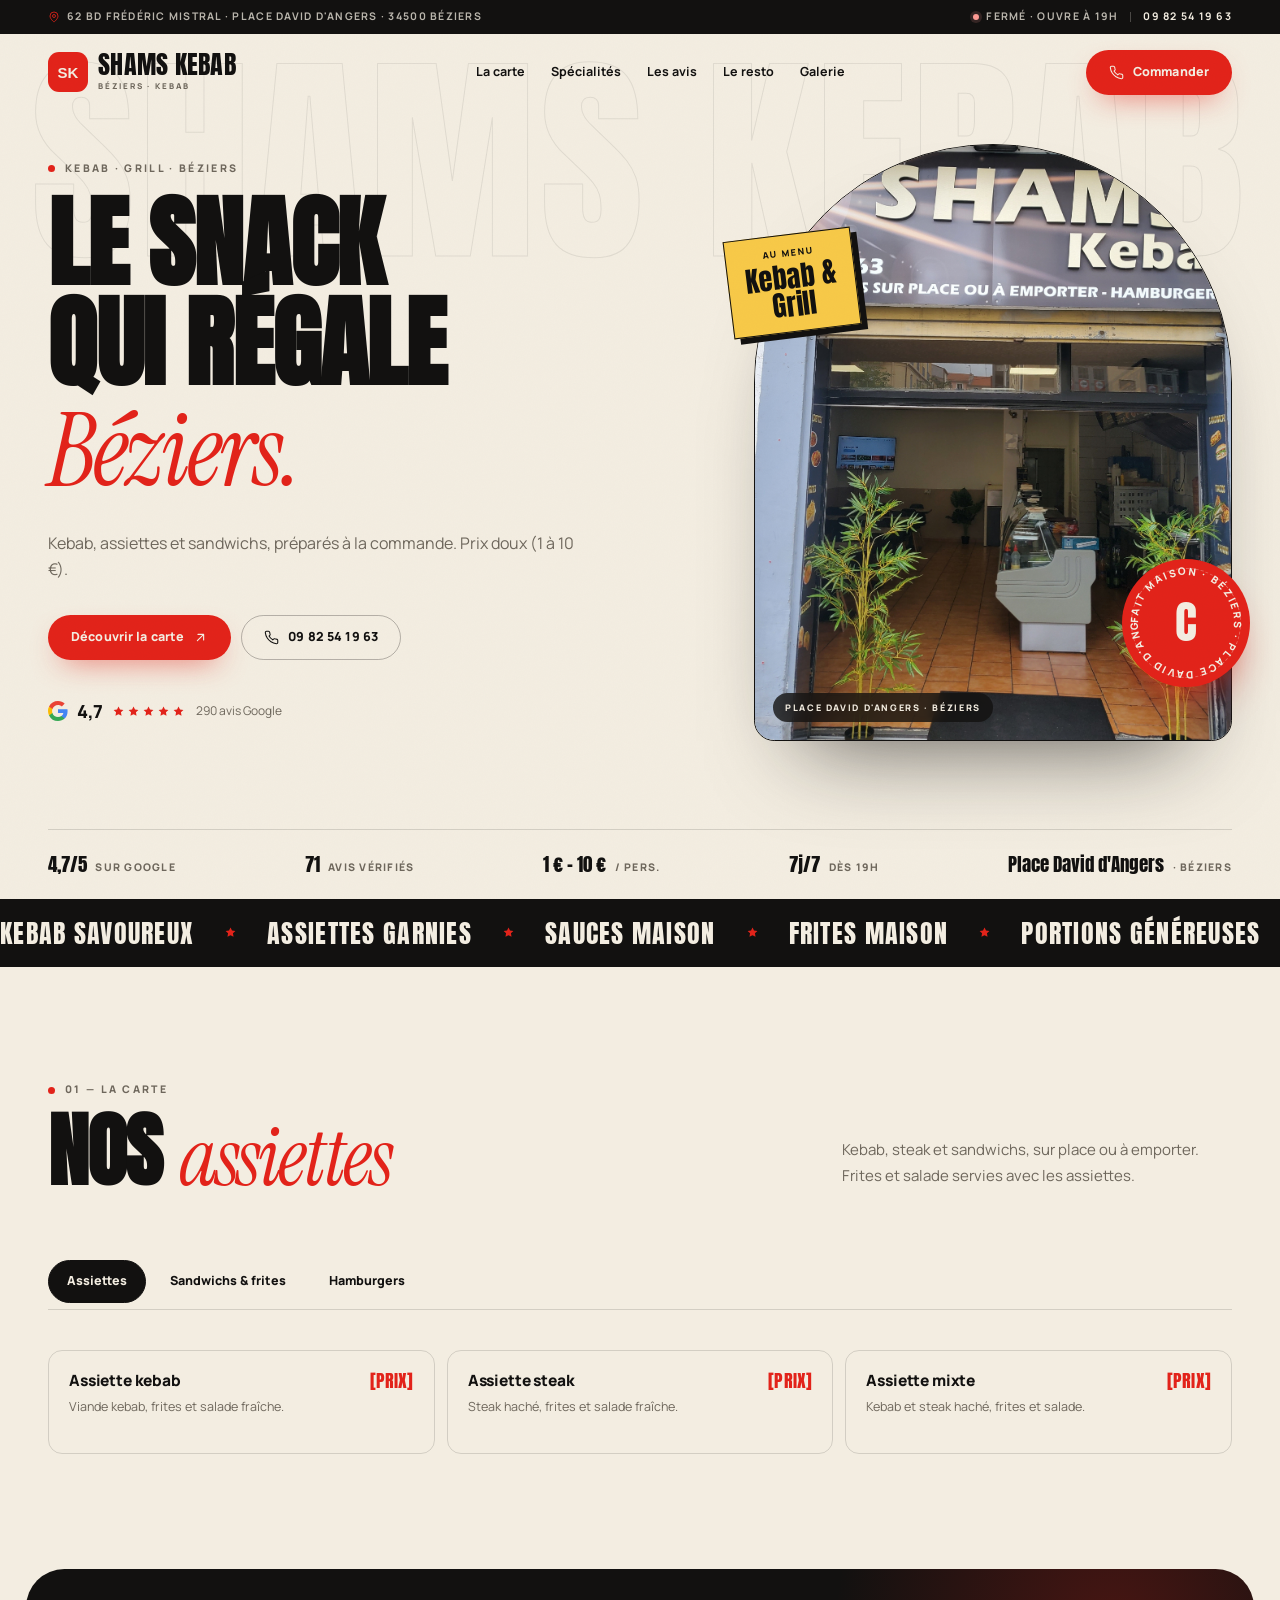
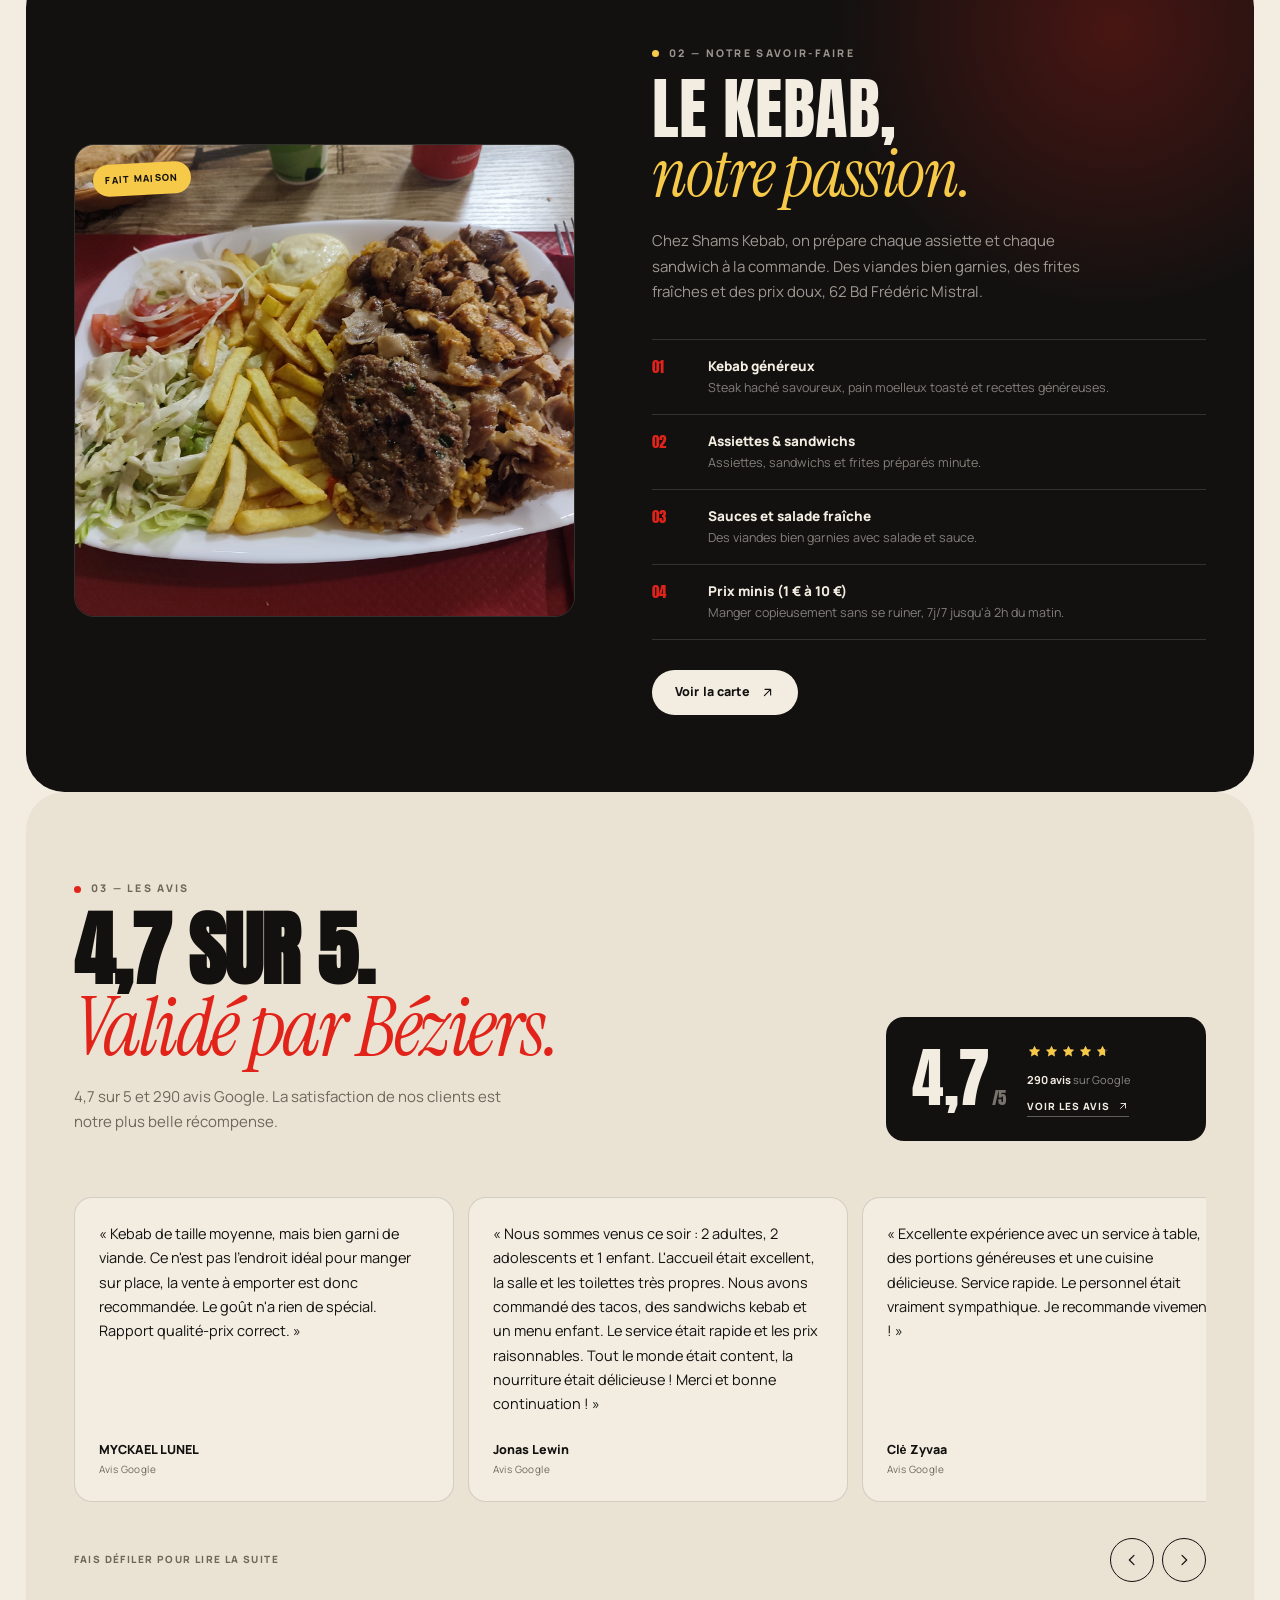
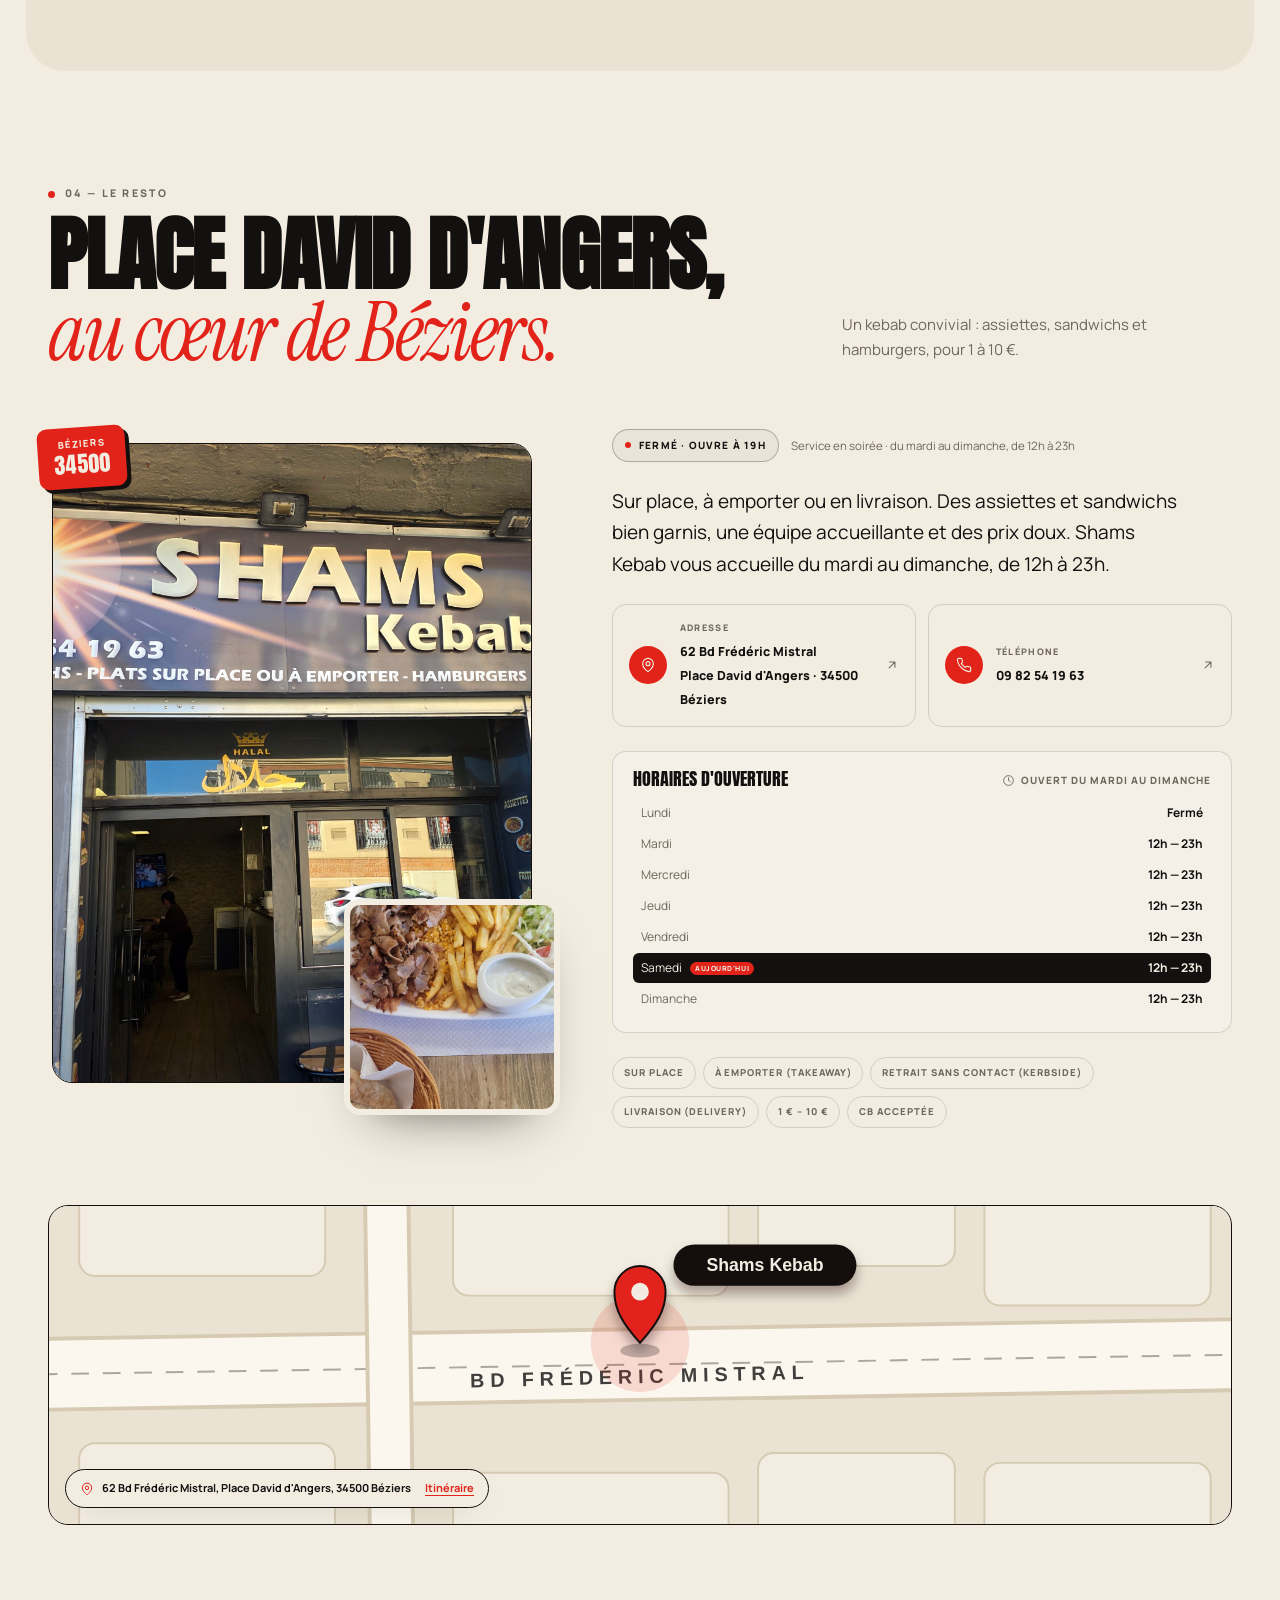
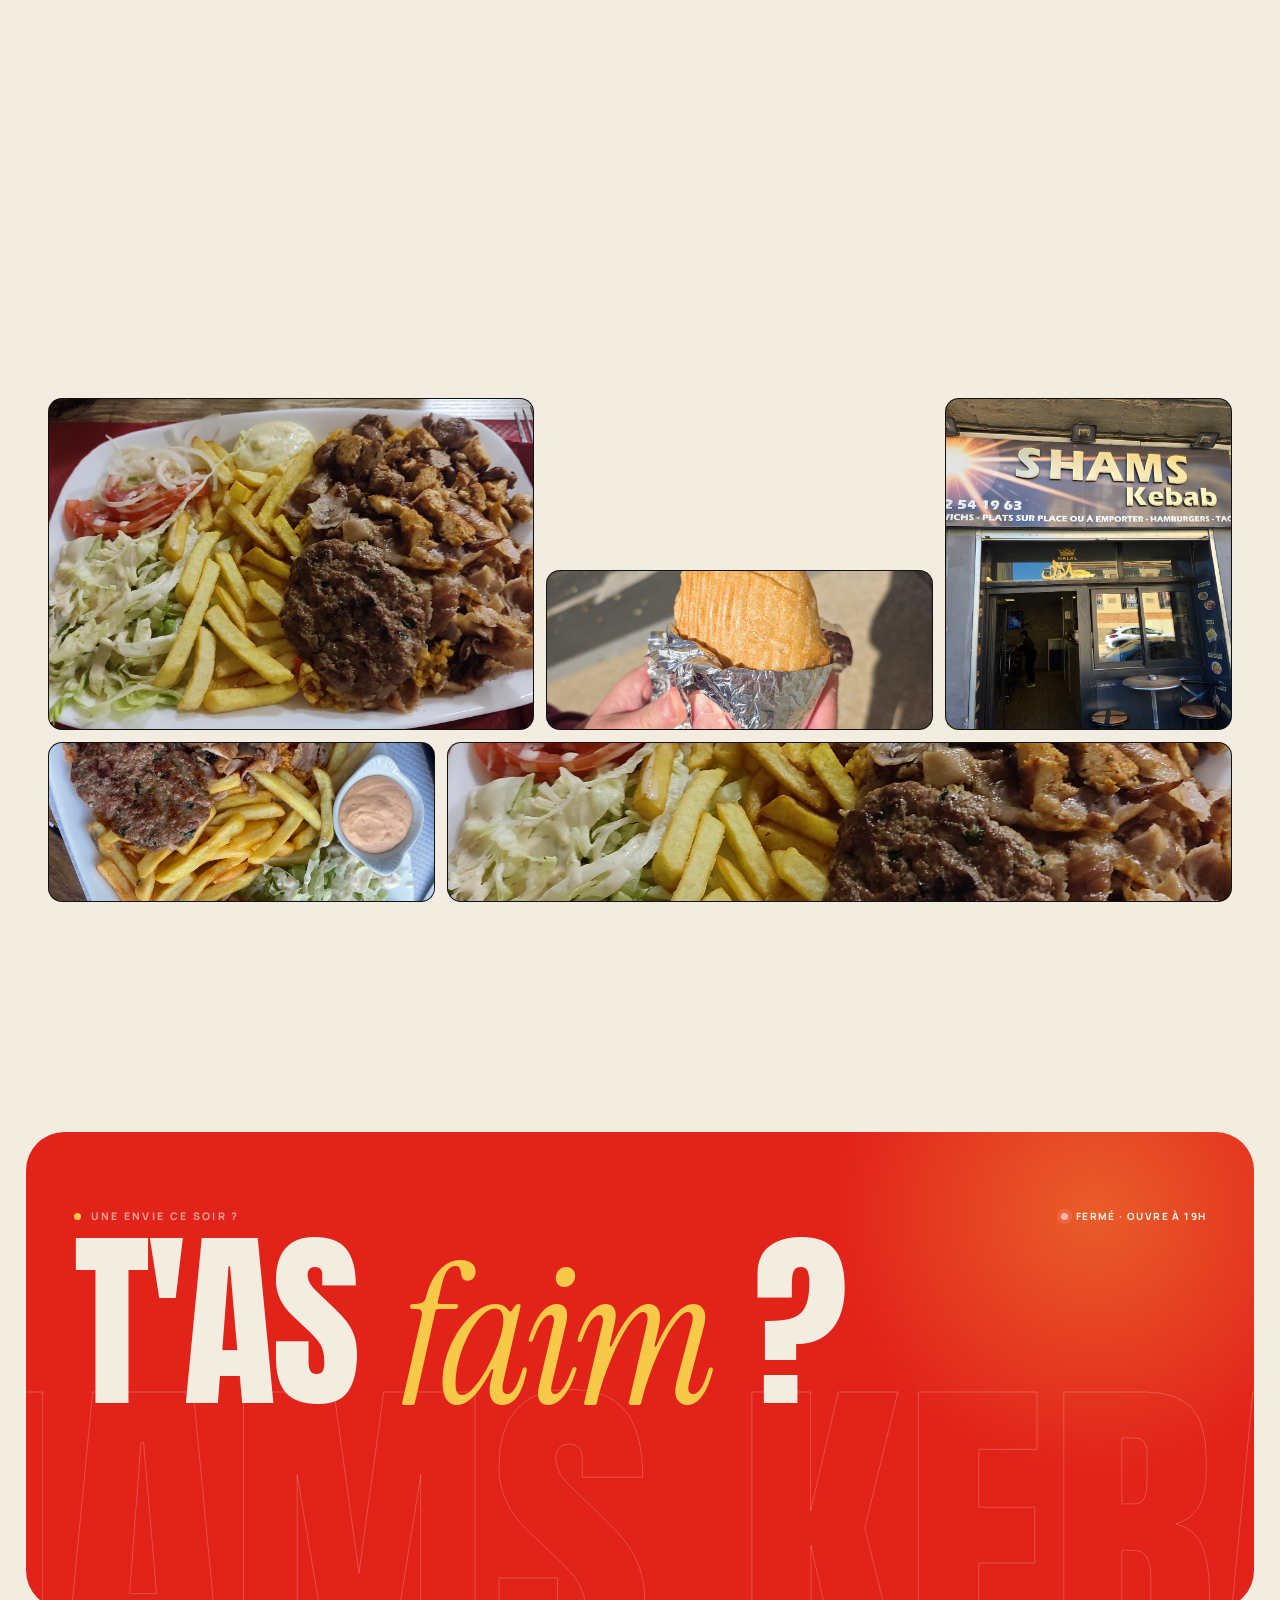
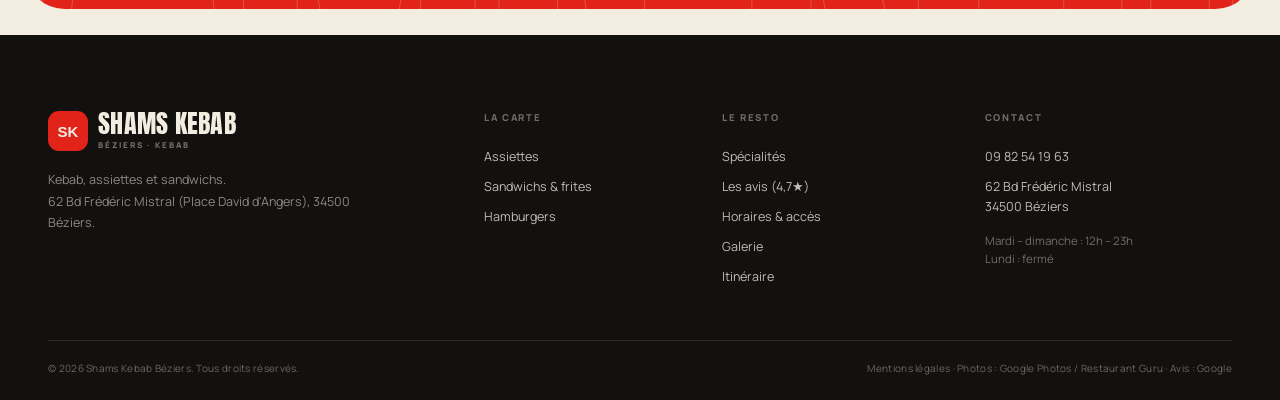
<file: index.html>
<!DOCTYPE html>
<html lang="fr">
<head>
  <meta charset="UTF-8">
  <meta name="viewport" content="width=device-width, initial-scale=1">
  <title>Shams Kebab Béziers · Kebab, steak et sandwichs</title>
  <meta name="description" content="Shams Kebab, 62 Bd Frédéric Mistral à Béziers, Place David d'Angers. Kebab, assiettes, sandwichs et hamburgers. Du mardi au dimanche de 12h à 23h.">
  <meta name="theme-color" content="#F3EDE1">
  <meta name="color-scheme" content="light">
  <link rel="icon" href="assets/img/favicon.svg" type="image/svg+xml">
  <link rel="apple-touch-icon" href="assets/img/apple-touch-icon.png">
  <link rel="preload" href="assets/fonts/anton-latin.woff2" as="font" type="font/woff2" crossorigin>
  <link rel="preload" href="assets/fonts/manrope-latin.woff2" as="font" type="font/woff2" crossorigin>
  <link rel="stylesheet" href="assets/css/styles.css">
  <script>
    document.documentElement.classList.add('js');
    window.setTimeout(function () {
      if (!window.__bucketReady) document.documentElement.classList.remove('js');
    }, 2500);
  </script>
  <noscript>
    <style>
      .menu-panel[hidden] { display: block !important; }
      .menu__tabs { display: none; }
      .menu-panel + .menu-panel { margin-top: 48px; padding-top: 34px; border-top: 1.5px solid rgba(18, 17, 16, 0.14); }
    </style>
  </noscript>

  <meta property="og:type" content="restaurant">
  <meta property="og:locale" content="fr_FR">
  <meta property="og:site_name" content="Shams Kebab Béziers">
  <meta property="og:title" content="Shams Kebab Béziers · Kebab et sandwichs">
  <meta property="og:description" content="Kebab, assiettes et sandwichs à Béziers. Note Google 4,7/5 (290 avis).">
  <meta property="og:image" content="assets/img/image_007.jpg">
  <meta name="twitter:card" content="summary_large_image">
  <meta name="twitter:title" content="Shams Kebab Béziers">
  <meta name="twitter:description" content="Kebab, assiettes et sandwichs à Béziers. 1 € à 10 € par personne.">
  <meta name="twitter:image" content="assets/img/image_007.jpg">

  <script type="application/ld+json">
  {
    "@context": "https://schema.org",
    "@type": "Restaurant",
    "name": "Shams Kebab",
    "alternateName": "Shams Kebab Béziers",
    "description": "Kebab, assiettes et sandwichs au 62 Bd Frédéric Mistral à Béziers. Sur place, à emporter et en livraison.",
    "image": "assets/img/image_007.jpg",
    "telephone": "+33982541963",
    "priceRange": "€",
    "servesCuisine": ["Kebab", "Fast food", "Sandwiches", "Grill"],
    "paymentAccepted": "Cartes bancaires, espèces",
    "currenciesAccepted": "EUR",
    "address": {
      "@type": "PostalAddress",
      "streetAddress": "62 Bd Frédéric Mistral",
      "postalCode": "34500",
      "addressLocality": "Béziers",
      "addressRegion": "Occitanie",
      "addressCountry": "FR"
    },
    "geo": {
      "@type": "GeoCoordinates",
      "latitude": 43.3458,
      "longitude": 3.2165
    },
    "aggregateRating": {
      "@type": "AggregateRating",
      "ratingValue": "4.8",
      "reviewCount": "71",
      "bestRating": "5"
    },
    "openingHoursSpecification": [
      {
        "@type": "OpeningHoursSpecification",
        "dayOfWeek": ["Monday", "Wednesday", "Thursday", "Friday", "Saturday", "Sunday"],
        "opens": "19:00",
        "closes": "02:00"
      },
      {
        "@type": "OpeningHoursSpecification",
        "dayOfWeek": "Tuesday",
        "opens": "19:00",
        "closes": "00:00"
      }
    ]
  }
  </script>
</head>
<body>
  <a class="skip-link" href="#main">Aller au contenu</a>
  <div class="scroll-progress" aria-hidden="true"><span></span></div>

  <header class="site-header" id="top">
    <div class="announcement">
      <div class="container announcement__inner">
        <p class="announcement__place">
          <svg class="icon" aria-hidden="true"><use href="#icon-pin"></use></svg>
          62 Bd Frédéric Mistral · Place David d'Angers · 34500 Béziers
        </p>
        <p class="announcement__meta">
          <span class="status-inline" data-open-status>Ouvert du mardi au dimanche</span>
          <span class="announcement__sep" aria-hidden="true"></span>
          <a href="tel:+33982541963">09 82 54 19 63</a>
        </p>
      </div>
    </div>

    <div class="nav-wrap">
      <div class="container nav">
        <a class="brand" href="#top" aria-label="Shams Kebab Béziers, retour en haut">
          <img class="brand__icon" src="assets/img/favicon.svg" alt="" width="40" height="40">
          <span class="brand__text">
            <span class="brand__word">SHAMS KEBAB</span>
            <span class="brand__sub">Béziers · Kebab</span>
          </span>
        </a>

        <nav class="nav__links" aria-label="Navigation principale">
          <a class="nav__link" href="#carte">La carte</a>
          <a class="nav__link" href="#specialites">Spécialités</a>
          <a class="nav__link" href="#avis">Les avis</a>
          <a class="nav__link" href="#resto">Le resto</a>
          <a class="nav__link" href="#galerie">Galerie</a>
        </nav>

        <div class="nav__actions">
          <a class="btn btn--red nav__cta" href="tel:+33982541963">
            <svg class="icon" aria-hidden="true"><use href="#icon-phone"></use></svg>
            <span>Commander</span>
          </a>
          <button class="menu-toggle" type="button" aria-expanded="false" aria-controls="mobileMenu" aria-label="Ouvrir le menu">
            <span></span><span></span>
          </button>
        </div>
      </div>
    </div>
  </header>

  <div class="mobile-menu" id="mobileMenu" aria-hidden="true">
    <div class="mobile-menu__top">
      <a class="brand" href="#top">
        <img class="brand__icon" src="assets/img/favicon.svg" alt="" width="40" height="40">
        <span class="brand__text">
          <span class="brand__word">SHAMS KEBAB</span>
          <span class="brand__sub">Béziers · Kebab</span>
        </span>
      </a>
      <button class="mobile-menu__close" type="button" aria-label="Fermer le menu" data-menu-close>
        <svg class="icon" aria-hidden="true"><use href="#icon-close"></use></svg>
      </button>
    </div>
    <nav class="mobile-menu__nav" aria-label="Navigation mobile">
      <a href="#carte"><span>01</span>La carte</a>
      <a href="#specialites"><span>02</span>Spécialités</a>
      <a href="#avis"><span>03</span>Les avis</a>
      <a href="#resto"><span>04</span>Le resto</a>
      <a href="#galerie"><span>05</span>Galerie</a>
      <a href="#commander"><span>06</span>Commander</a>
    </nav>
    <div class="mobile-menu__foot">
      <a class="mobile-menu__phone" href="tel:+33982541963">09 82 54 19 63</a>
      <p>62 Bd Frédéric Mistral (Place David d'Angers)<br>34500 Béziers · du mardi au dimanche, de 12h à 23h</p>
    </div>
  </div>

  <main id="main">
    <section class="hero" aria-labelledby="hero-title">
      <div class="hero__bgword" aria-hidden="true">SHAMS KEBAB</div>
      <div class="container hero__grid">
        <div class="hero__copy">
          <p class="eyebrow reveal">Kebab · Grill · Béziers</p>
          <h1 class="hero__title reveal" id="hero-title" style="--delay: 70ms">
            Le snack<br>qui régale<br><em>Béziers.</em>
          </h1>
          <p class="hero__lead reveal" style="--delay: 140ms">
            Kebab, assiettes et sandwichs, préparés à la commande. Prix doux (1 à 10 €).</p>
          <div class="hero__actions reveal" style="--delay: 210ms">
            <a class="btn btn--red" href="#carte">
              Découvrir la carte
              <svg class="icon" aria-hidden="true"><use href="#icon-arrow"></use></svg>
            </a>
            <a class="btn btn--ghost" href="tel:+33982541963">
              <svg class="icon" aria-hidden="true"><use href="#icon-phone"></use></svg>
              09 82 54 19 63
            </a>
          </div>
          <div class="hero__proof reveal" style="--delay: 280ms">
            <svg class="google-icon" aria-hidden="true"><use href="#icon-google"></use></svg>
            <strong>4,7</strong>
            <span class="stars" aria-label="Note de 4,7 sur 5">
              <svg aria-hidden="true"><use href="#icon-star"></use></svg>
              <svg aria-hidden="true"><use href="#icon-star"></use></svg>
              <svg aria-hidden="true"><use href="#icon-star"></use></svg>
              <svg aria-hidden="true"><use href="#icon-star"></use></svg>
              <svg aria-hidden="true"><use href="#icon-star"></use></svg>
            </span>
            <span class="hero__proof-text">290 avis Google</span>
          </div>
        </div>

        <div class="hero__visual reveal" style="--delay: 160ms">
          <div class="hero__frame">
            <img src="assets/img/image_007.jpg" alt="Façade de Shams Kebab à Béziers" width="430" height="645" fetchpriority="high">
            <span class="hero__frame-label">Place David d'Angers · Béziers</span>
          </div>
          <div class="hero__sticker" aria-hidden="true">
            <span>Au menu</span>
            <strong>Kebab &amp;<br>Grill</strong>
          </div>
          <div class="hero__seal" aria-hidden="true">
            <svg viewBox="0 0 120 120" class="hero__seal-ring">
              <defs>
                <path id="sealPath" d="M60,60 m-45,0 a45,45 0 1,1 90,0 a45,45 0 1,1 -90,0"></path>
              </defs>
              <text>
                <textPath href="#sealPath" startOffset="0">FAIT MAISON · BÉZIERS · PLACE DAVID D'ANGERS · </textPath>
              </text>
            </svg>
            <span class="hero__seal-center">C</span>
          </div>
        </div>
      </div>

      <div class="container">
        <div class="hero__facts">
          <span><b>4,7/5</b> sur Google</span>
          <span><b>71</b> avis vérifiés</span>
          <span><b>1 € – 10 €</b> / pers.</span>
          <span><b>7j/7</b> dès 19h</span>
          <span><b>Place David d'Angers</b> · Béziers</span>
        </div>
      </div>
    </section>

    <div class="ticker" aria-hidden="true">
      <div class="ticker__track">
        <div class="ticker__group">
          <span>Kebab savoureux</span><svg class="icon"><use href="#icon-star"></use></svg>
          <span>Assiettes garnies</span><svg class="icon"><use href="#icon-star"></use></svg>
          <span>Sauces maison</span><svg class="icon"><use href="#icon-star"></use></svg>
          <span>Frites maison</span><svg class="icon"><use href="#icon-star"></use></svg>
          <span>Portions généreuses</span><svg class="icon"><use href="#icon-star"></use></svg>
          <span>Prix 1 € – 10 €</span><svg class="icon"><use href="#icon-star"></use></svg>
          <span>Béziers · 34500</span><svg class="icon"><use href="#icon-star"></use></svg>
        </div>
        <div class="ticker__group">
          <span>Kebab savoureux</span><svg class="icon"><use href="#icon-star"></use></svg>
          <span>Assiettes garnies</span><svg class="icon"><use href="#icon-star"></use></svg>
          <span>Sauces maison</span><svg class="icon"><use href="#icon-star"></use></svg>
          <span>Frites maison</span><svg class="icon"><use href="#icon-star"></use></svg>
          <span>Portions généreuses</span><svg class="icon"><use href="#icon-star"></use></svg>
          <span>Prix 1 € – 10 €</span><svg class="icon"><use href="#icon-star"></use></svg>
          <span>Béziers · 34500</span><svg class="icon"><use href="#icon-star"></use></svg>
        </div>
      </div>
    </div>

    <section class="section menu" id="carte" aria-labelledby="carte-title">
      <div class="container">
        <div class="section-head">
          <div class="section-head__title">
            <p class="eyebrow reveal">01 — La carte</p>
            <h2 class="section-title reveal" id="carte-title" style="--delay: 60ms">Nos <em>assiettes</em></h2>
          </div>
          <p class="section-intro reveal" style="--delay: 120ms">
            Kebab, steak et sandwichs, sur place ou à emporter. Frites et salade servies avec les assiettes.
          </p>
        </div>

        <div class="menu__tabs reveal" role="tablist" aria-label="Catégories de la carte">
          <button class="menu-tab is-active" type="button" role="tab" aria-selected="true" aria-controls="panel-assiettes" id="tab-assiettes" data-panel="assiettes">Assiettes</button>
          <button class="menu-tab" type="button" role="tab" aria-selected="false" aria-controls="panel-sandwichs" id="tab-sandwichs" data-panel="sandwichs" tabindex="-1">Sandwichs &amp; frites</button>
          <button class="menu-tab" type="button" role="tab" aria-selected="false" aria-controls="panel-hamburgers" id="tab-hamburgers" data-panel="hamburgers" tabindex="-1">Hamburgers</button>
        </div>

        <div class="menu-panel" id="panel-assiettes" role="tabpanel" aria-labelledby="tab-assiettes">
          <div class="menu-grid">
            <article class="menu-item">
              <div class="menu-item__top">
                <h3 class="menu-item__name">Assiette kebab</h3>
                <span class="menu-item__price">[PRIX]</span>
              </div>
              <p class="menu-item__desc">Viande kebab, frites et salade fraîche.</p>
            </article>
            <article class="menu-item">
              <div class="menu-item__top">
                <h3 class="menu-item__name">Assiette steak</h3>
                <span class="menu-item__price">[PRIX]</span>
              </div>
              <p class="menu-item__desc">Steak haché, frites et salade fraîche.</p>
            </article>
            <article class="menu-item">
              <div class="menu-item__top">
                <h3 class="menu-item__name">Assiette mixte</h3>
                <span class="menu-item__price">[PRIX]</span>
              </div>
              <p class="menu-item__desc">Kebab et steak haché, frites et salade.</p>
            </article>
          </div>
        </div>

        <div class="menu-panel" id="panel-sandwichs" role="tabpanel" aria-labelledby="tab-sandwichs" hidden>
          <div class="menu-grid">
            <article class="menu-item">
              <div class="menu-item__top">
                <h3 class="menu-item__name">Sandwich kebab</h3>
                <span class="menu-item__price">[PRIX]</span>
              </div>
              <p class="menu-item__desc">Viande kebab, crudités et sauce au choix.</p>
            </article>
            <article class="menu-item">
              <div class="menu-item__top">
                <h3 class="menu-item__name">Sandwich poulet pané</h3>
                <span class="menu-item__price">[PRIX]</span>
              </div>
              <p class="menu-item__desc">Poulet pané, crudités et sauce.</p>
            </article>
            <article class="menu-item">
              <div class="menu-item__top">
                <h3 class="menu-item__name">Frites maison</h3>
                <span class="menu-item__price">[PRIX]</span>
              </div>
              <p class="menu-item__desc">Frites fraîches, à partager ou à emporter.</p>
            </article>
          </div>
        </div>

        <div class="menu-panel" id="panel-hamburgers" role="tabpanel" aria-labelledby="tab-hamburgers" hidden>
          <div class="menu-grid">
            <article class="menu-item">
              <div class="menu-item__top">
                <h3 class="menu-item__name">Hamburger</h3>
                <span class="menu-item__price">[PRIX]</span>
              </div>
              <p class="menu-item__desc">Steak haché, salade, tomate et sauce.</p>
            </article>
          </div>
        </div>
      </div>
    </section>

    <section class="signature" id="specialites" aria-labelledby="bucket-title">
      <div class="container signature__grid">
        <div class="signature__media reveal">
          <img src="assets/img/image_002.jpg" alt="Assiette kebab, frites et sauces" width="538" height="470" loading="lazy">
          <span class="signature__tag">Fait maison</span>
        </div>
        <div class="signature__copy">
          <p class="eyebrow eyebrow--light reveal">02 — Notre savoir-faire</p>
          <h2 class="signature__title reveal" id="bucket-title" style="--delay: 60ms">Le kebab,<br><em>notre passion.</em></h2>
          <p class="signature__lead reveal" style="--delay: 120ms">
            Chez Shams Kebab, on prépare chaque assiette et chaque sandwich à la commande. Des viandes bien garnies, des frites fraîches et des prix doux, 62 Bd Frédéric Mistral.</p>
          <div class="features reveal" style="--delay: 180ms">
            <div class="feature">
              <span class="feature__num">01</span>
              <div>
                <h3>Kebab généreux</h3>
                <p>Steak haché savoureux, pain moelleux toasté et recettes généreuses.</p>
              </div>
            </div>
            <div class="feature">
              <span class="feature__num">02</span>
              <div>
                <h3>Assiettes &amp; sandwichs</h3>
                <p>Assiettes, sandwichs et frites préparés minute.</p>
              </div>
            </div>
            <div class="feature">
              <span class="feature__num">03</span>
              <div>
                <h3>Sauces et salade fraîche</h3>
                <p>Des viandes bien garnies avec salade et sauce.</p>
              </div>
            </div>
            <div class="feature">
              <span class="feature__num">04</span>
              <div>
                <h3>Prix minis (1 € à 10 €)</h3>
                <p>Manger copieusement sans se ruiner, 7j/7 jusqu'à 2h du matin.</p>
              </div>
            </div>
          </div>
          <a class="btn btn--cream reveal" href="#carte" data-menu-target="assiettes" style="--delay: 240ms">
            Voir la carte
            <svg class="icon" aria-hidden="true"><use href="#icon-arrow"></use></svg>
          </a>
        </div>
      </div>
    </section>

    <section class="section reviews" id="avis" aria-labelledby="avis-title">
      <div class="container">
        <div class="reviews__top">
          <div>
            <p class="eyebrow reveal">03 — Les avis</p>
            <h2 class="section-title reveal" id="avis-title" style="--delay: 60ms">4,7 sur 5.<br><em>Validé par Béziers.</em></h2>
            <p class="section-intro reveal" style="--delay: 120ms">4,7 sur 5 et 290 avis Google. La satisfaction de nos clients est notre plus belle récompense.</p>
          </div>
          <div class="rating-card reveal" style="--delay: 180ms">
            <div class="rating-card__score">4,7<span>/5</span></div>
            <div class="rating-card__body">
              <div class="rating-stars" style="--rating: 94%" aria-label="4,7 sur 5">
                <div class="rating-stars__bg" aria-hidden="true">
                  <svg><use href="#icon-star"></use></svg><svg><use href="#icon-star"></use></svg><svg><use href="#icon-star"></use></svg><svg><use href="#icon-star"></use></svg><svg><use href="#icon-star"></use></svg>
                </div>
                <div class="rating-stars__fg" aria-hidden="true">
                  <svg><use href="#icon-star"></use></svg><svg><use href="#icon-star"></use></svg><svg><use href="#icon-star"></use></svg><svg><use href="#icon-star"></use></svg><svg><use href="#icon-star"></use></svg>
                </div>
              </div>
              <p><strong>290 avis</strong> sur Google</p>
              <a class="rating-card__link" href="https://www.google.com/maps/search/?api=1&amp;query=Shams Kebab+62+Bd+Frédéric+Mistral+34500+Béziers" target="_blank" rel="noopener">
                Voir les avis
                <svg class="icon" aria-hidden="true"><use href="#icon-arrow"></use></svg>
              </a>
            </div>
          </div>
        </div>

        <div class="reviews__slider reveal">
          <div class="reviews-track" id="reviewsTrack" tabindex="0" aria-label="Avis clients, faites défiler horizontalement">
            <article class="review-card">
              <blockquote class="review-card__quote">« Kebab de taille moyenne, mais bien garni de viande. Ce n'est pas l'endroit idéal pour manger sur place, la vente à emporter est donc recommandée. Le goût n'a rien de spécial. Rapport qualité-prix correct. »</blockquote>
              <div class="review-card__author">
                <div>
                  <strong>MYCKAEL LUNEL</strong>
                  <span class="review-card__meta">Avis Google</span>
                </div>
              </div>
            </article>
            <article class="review-card">
              <blockquote class="review-card__quote">« Nous sommes venus ce soir : 2 adultes, 2 adolescents et 1 enfant. L'accueil était excellent, la salle et les toilettes très propres. Nous avons commandé des tacos, des sandwichs kebab et un menu enfant. Le service était rapide et les prix raisonnables. Tout le monde était content, la nourriture était délicieuse ! Merci et bonne continuation ! »</blockquote>
              <div class="review-card__author">
                <div>
                  <strong>Jonas Lewin</strong>
                  <span class="review-card__meta">Avis Google</span>
                </div>
              </div>
            </article>
            <article class="review-card">
              <blockquote class="review-card__quote">« Excellente expérience avec un service à table, des portions généreuses et une cuisine délicieuse. Service rapide. Le personnel était vraiment sympathique. Je recommande vivement ! »</blockquote>
              <div class="review-card__author">
                <div>
                  <strong>Clė Zyvaa</strong>
                  <span class="review-card__meta">Avis Google</span>
                </div>
              </div>
            </article>
          </div>

          <div class="reviews__controls">
            <p class="reviews__hint">Fais défiler pour lire la suite</p>
            <div class="reviews__nav">
              <button class="round-btn" type="button" id="reviewsPrev" aria-label="Avis précédent">
                <svg class="icon" aria-hidden="true"><use href="#icon-chevron"></use></svg>
              </button>
              <button class="round-btn" type="button" id="reviewsNext" aria-label="Avis suivant">
                <svg class="icon" aria-hidden="true"><use href="#icon-chevron"></use></svg>
              </button>
            </div>
          </div>
        </div>
      </div>
    </section>

    <section class="section about" id="resto" aria-labelledby="resto-title">
      <div class="container">
        <div class="section-head">
          <div class="section-head__title">
            <p class="eyebrow reveal">04 — Le resto</p>
            <h2 class="section-title reveal" id="resto-title" style="--delay: 60ms">Place David d'Angers,<br><em>au cœur de Béziers.</em></h2>
          </div>
          <p class="section-intro reveal" style="--delay: 120ms">Un kebab convivial : assiettes, sandwichs et hamburgers, pour 1 à 10 €.</p>
        </div>

        <div class="about__grid">
          <div class="about__media reveal">
            <div class="about__img about__img--main">
              <img src="assets/img/image_001.jpg" alt="Façade de Shams Kebab avec son enseigne" width="305" height="520" loading="lazy">
            </div>
            <div class="about__img about__img--small">
              <img src="assets/img/image_005.jpg" alt="Assiette kebab et frites chez Shams Kebab" width="900" height="1200" loading="lazy">
            </div>
            <span class="about__sticker">Béziers<br><strong>34500</strong></span>
          </div>

          <div class="about__content reveal" style="--delay: 100ms">
            <div class="status-line">
              <span class="status-pill" data-open-status>Ouvert du mardi au dimanche</span>
              <span class="status-line__text">Service en soirée · du mardi au dimanche, de 12h à 23h</span>
            </div>
            <p class="about__lead">Sur place, à emporter ou en livraison. Des assiettes et sandwichs bien garnis, une équipe accueillante et des prix doux. Shams Kebab vous accueille du mardi au dimanche, de 12h à 23h.</p>

            <div class="info-grid">
              <a class="info-card" href="https://www.google.com/maps/search/?api=1&amp;query=62+Bd+Frédéric+Mistral+34500+Béziers" target="_blank" rel="noopener">
                <span class="info-card__icon"><svg class="icon" aria-hidden="true"><use href="#icon-pin"></use></svg></span>
                <span class="info-card__body">
                  <span class="info-card__label">Adresse</span>
                  <strong>62 Bd Frédéric Mistral<br>Place David d'Angers · 34500 Béziers</strong>
                </span>
                <svg class="icon info-card__arrow" aria-hidden="true"><use href="#icon-arrow"></use></svg>
              </a>
              <a class="info-card" href="tel:+33982541963">
                <span class="info-card__icon"><svg class="icon" aria-hidden="true"><use href="#icon-phone"></use></svg></span>
                <span class="info-card__body">
                  <span class="info-card__label">Téléphone</span>
                  <strong>09 82 54 19 63</strong>
                </span>
                <svg class="icon info-card__arrow" aria-hidden="true"><use href="#icon-arrow"></use></svg>
              </a>
            </div>

            <div class="hours">
              <div class="hours__head">
                <h3>Horaires d'ouverture</h3>
                <span><svg class="icon" aria-hidden="true"><use href="#icon-clock"></use></svg> Ouvert du mardi au dimanche</span>
              </div>
              <ul class="hours__list">
                <li data-day="1"><span>Lundi</span><span>Fermé</span></li>
                <li data-day="2"><span>Mardi</span><span>12h — 23h</span></li>
                <li data-day="3"><span>Mercredi</span><span>12h — 23h</span></li>
                <li data-day="4"><span>Jeudi</span><span>12h — 23h</span></li>
                <li data-day="5"><span>Vendredi</span><span>12h — 23h</span></li>
                <li data-day="6"><span>Samedi</span><span>12h — 23h</span></li>
                <li data-day="0"><span>Dimanche</span><span>12h — 23h</span></li>
              </ul>
            </div>

            <ul class="badges" aria-label="Services disponibles">
              <li>Sur place</li>
              <li>À emporter (Takeaway)</li>
              <li>Retrait sans contact (Kerbside)</li>
              <li>Livraison (Delivery)</li>
              <li>1 € – 10 €</li>
              <li>CB acceptée</li>
            </ul>
          </div>
        </div>

        <div class="map-card reveal">
          <img src="assets/img/map.svg" alt="Plan d'accès Shams Kebab, 4 Bd Frédéric Mistral à Béziers" width="1200" height="680" loading="lazy">
          <span class="map-card__pin" aria-hidden="true"><span></span></span>
          <div class="map-card__chip">
            <svg class="icon" aria-hidden="true"><use href="#icon-pin"></use></svg>
            <span>62 Bd Frédéric Mistral, Place David d'Angers, 34500 Béziers</span>
            <a href="https://www.google.com/maps/dir/?api=1&amp;destination=62+Bd+Frédéric+Mistral+34500+Béziers" target="_blank" rel="noopener">Itinéraire</a>
          </div>
        </div>
      </div>
    </section>

    <section class="section gallery" id="galerie" aria-labelledby="galerie-title">
      <div class="container">
        <div class="section-head">
          <div class="section-head__title">
            <p class="eyebrow reveal">05 — En images</p>
            <h2 class="section-title reveal" id="galerie-title" style="--delay: 60ms">Shams Kebab,<br><em>en vrai.</em></h2>
          </div>
          <p class="section-intro reveal" style="--delay: 120ms">Pas de retouche, pas de triche. Ce qui sort tout chaud de notre cuisine et régale Béziers chaque soir.</p>
        </div>

        <div class="gallery-grid">
          <button class="gallery-item gallery-item--tall reveal" type="button" data-full="assets/img/image_002.jpg" data-caption="Assiette steak et frites">
            <img src="assets/img/image_002.jpg" alt="Assiette kebab, frites et sauces" width="538" height="400" loading="lazy">
            <span class="gallery-item__label">Le croustillant</span>
          </button>
          <button class="gallery-item reveal" type="button" data-full="assets/img/image_003.jpg" data-caption="Sandwich à emporter">
            <img src="assets/img/image_003.jpg" alt="Sandwich kebab et frites" width="280" height="330" loading="lazy">
            <span class="gallery-item__label">Le burger</span>
          </button>
          <button class="gallery-item gallery-item--tall reveal" type="button" data-full="assets/img/image_001.jpg" data-caption="Le snack Shams Kebab">
            <img src="assets/img/image_001.jpg" alt="Façade de Shams Kebab avec son enseigne" width="305" height="520" loading="lazy">
            <span class="gallery-item__label">Le resto</span>
          </button>
          <button class="gallery-item reveal" type="button" data-full="assets/img/image_008.jpg" data-caption="Sandwich et frites">
            <img src="assets/img/image_008.jpg" alt="Sandwich kebab enveloppé dans du papier alu" width="280" height="330" loading="lazy">
            <span class="gallery-item__label">Le wrap</span>
          </button>
          <button class="gallery-item reveal" type="button" data-full="assets/img/image_006.jpg" data-caption="Assiette et salade">
            <img src="assets/img/image_006.jpg" alt="Assiette kebab avec salade fraîche et oignons" width="538" height="645" loading="lazy">
            <span class="gallery-item__label">Fraîcheur</span>
          </button>
          <button class="gallery-item gallery-item--wide reveal" type="button" data-full="assets/img/image_002.jpg" data-caption="Assiette kebab à emporter">
            <img src="assets/img/image_002.jpg" alt="Kebab et frites dans une assiette" width="430" height="450" loading="lazy">
            <span class="gallery-item__label">À emporter</span>
          </button>
        </div>
      </div>
    </section>

    <section class="cta" id="commander" aria-labelledby="cta-title">
      <div class="container">
        <div class="cta__top">
          <p class="eyebrow eyebrow--light reveal">Une envie ce soir ?</p>
          <p class="cta__hours reveal"><span class="status-dot" aria-hidden="true"></span><span data-open-status>Ouvert du mardi au dimanche</span></p>
        </div>
        <h2 class="cta__title reveal" id="cta-title" style="--delay: 60ms">T'as <em>faim</em> ?</h2>
        <div class="cta__bottom reveal" style="--delay: 120ms">
          <div class="cta__address">
            <p>On est Place David d'Angers, du mardi au dimanche, de 12h à 23h.</p>
            <p>62 Bd Frédéric Mistral, 34500 Béziers</p>
          </div>
          <div class="cta__actions">
            <a class="btn btn--cream" href="tel:+33982541963">
              <svg class="icon" aria-hidden="true"><use href="#icon-phone"></use></svg>
              09 82 54 19 63
            </a>
            <a class="btn btn--outline" href="https://www.google.com/maps/dir/?api=1&amp;destination=62+Bd+Frédéric+Mistral+34500+Béziers" target="_blank" rel="noopener">
              Itinéraire
              <svg class="icon" aria-hidden="true"><use href="#icon-arrow"></use></svg>
            </a>
          </div>
        </div>
      </div>
      <div class="cta__word" aria-hidden="true">SHAMS KEBAB</div>
    </section>
  </main>

  <footer class="footer">
    <div class="container">
      <div class="footer__top">
        <div class="footer__brand">
          <a class="brand brand--footer" href="#top">
            <img class="brand__icon" src="assets/img/favicon.svg" alt="" width="40" height="40">
            <span class="brand__text">
              <span class="brand__word">SHAMS KEBAB</span>
              <span class="brand__sub">Béziers · Kebab</span>
            </span>
          </a>
          <p>Kebab, assiettes et sandwichs.<br>62 Bd Frédéric Mistral (Place David d'Angers), 34500 Béziers.</p>
        </div>

        <nav class="footer__col" aria-label="La carte">
          <h3>La carte</h3>
          <a href="#carte" data-menu-target="assiettes">Assiettes</a>
          <a href="#carte" data-menu-target="sandwichs">Sandwichs &amp; frites</a>
          <a href="#carte" data-menu-target="hamburgers">Hamburgers</a>
        </nav>

        <nav class="footer__col" aria-label="Le restaurant">
          <h3>Le resto</h3>
          <a href="#specialites">Spécialités</a>
          <a href="#avis">Les avis (4,7★)</a>
          <a href="#resto">Horaires &amp; accès</a>
          <a href="#galerie">Galerie</a>
          <a href="https://www.google.com/maps/dir/?api=1&amp;destination=62+Bd+Frédéric+Mistral+34500+Béziers" target="_blank" rel="noopener">Itinéraire</a>
        </nav>

        <div class="footer__col">
          <h3>Contact</h3>
          <a href="tel:+33982541963">09 82 54 19 63</a>
          <a href="https://www.google.com/maps/search/?api=1&amp;query=62+Bd+Frédéric+Mistral+34500+Béziers" target="_blank" rel="noopener">62 Bd Frédéric Mistral<br>34500 Béziers</a>
          <p>Mardi – dimanche : 12h – 23h<br>Lundi : fermé</p>
        </div>
      </div>

      <div class="footer__bottom">
        <p>© <span id="year">2026</span> Shams Kebab Béziers. Tous droits réservés.</p>
        <p><a href="mentions-legales.html">Mentions légales</a> · Photos : Google Photos / Restaurant Guru · Avis : Google</p>
      </div>
    </div>
  </footer>

  <div class="mobile-bar" aria-label="Actions rapides">
    <a class="mobile-bar__btn mobile-bar__btn--red" href="tel:+33982541963">
      <svg class="icon" aria-hidden="true"><use href="#icon-phone"></use></svg>
      <span>Appeler</span>
    </a>
    <a class="mobile-bar__btn" href="#carte">
      <svg class="icon" aria-hidden="true"><use href="#icon-arrow"></use></svg>
      <span>La carte</span>
    </a>
  </div>

  <dialog class="lightbox" id="lightbox" aria-label="Galerie photo">
    <div class="lightbox__inner">
      <button class="lightbox__close" type="button" data-lightbox-close aria-label="Fermer la galerie">
        <svg class="icon" aria-hidden="true"><use href="#icon-close"></use></svg>
      </button>
      <button class="lightbox__nav lightbox__nav--prev" type="button" data-lightbox-prev aria-label="Image précédente">
        <svg class="icon" aria-hidden="true"><use href="#icon-chevron"></use></svg>
      </button>
      <figure class="lightbox__figure">
        <img id="lightboxImage" src="assets/img/image_007.jpg" alt="">
        <figcaption id="lightboxCaption"></figcaption>
      </figure>
      <button class="lightbox__nav lightbox__nav--next" type="button" data-lightbox-next aria-label="Image suivante">
        <svg class="icon" aria-hidden="true"><use href="#icon-chevron"></use></svg>
      </button>
    </div>
  </dialog>

  <svg class="svg-sprite" aria-hidden="true" focusable="false">
    <symbol id="icon-arrow" viewBox="0 0 24 24">
      <path d="M7 17L17 7M17 7H8M17 7V16" fill="none" stroke="currentColor" stroke-width="1.8" stroke-linecap="round" stroke-linejoin="round"/>
    </symbol>
    <symbol id="icon-phone" viewBox="0 0 24 24">
      <path d="M22 16.92v3a2 2 0 0 1-2.18 2 19.79 19.79 0 0 1-8.63-3.07 19.5 19.5 0 0 1-6-6A19.79 19.79 0 0 1 2.12 4.18 2 2 0 0 1 4.11 2h3a2 2 0 0 1 2 1.72c.12.9.33 1.78.62 2.63a2 2 0 0 1-.45 2.11L8 9.73a16 16 0 0 0 6 6l1.27-1.27a2 2 0 0 1 2.11-.45c.85.29 1.73.5 2.63.62A2 2 0 0 1 22 16.92Z" fill="none" stroke="currentColor" stroke-width="1.7" stroke-linecap="round" stroke-linejoin="round"/>
    </symbol>
    <symbol id="icon-pin" viewBox="0 0 24 24">
      <path d="M20 10c0 6-8 12-8 12S4 16 4 10a8 8 0 1 1 16 0Z" fill="none" stroke="currentColor" stroke-width="1.7" stroke-linejoin="round"/>
      <circle cx="12" cy="10" r="3" fill="none" stroke="currentColor" stroke-width="1.7"/>
    </symbol>
    <symbol id="icon-clock" viewBox="0 0 24 24">
      <circle cx="12" cy="12" r="9" fill="none" stroke="currentColor" stroke-width="1.7"/>
      <path d="M12 7v5l3 2" fill="none" stroke="currentColor" stroke-width="1.7" stroke-linecap="round" stroke-linejoin="round"/>
    </symbol>
    <symbol id="icon-star" viewBox="0 0 24 24">
      <path d="M12 2.6l2.8 5.7 6.3.9-4.6 4.4 1.1 6.3-5.6-3-5.6 3 1.1-6.3L3 9.2l6.3-.9L12 2.6Z" fill="currentColor"/>
    </symbol>
    <symbol id="icon-close" viewBox="0 0 24 24">
      <path d="M6 6l12 12M18 6L6 18" fill="none" stroke="currentColor" stroke-width="1.8" stroke-linecap="round"/>
    </symbol>
    <symbol id="icon-chevron" viewBox="0 0 24 24">
      <path d="M9 5l7 7-7 7" fill="none" stroke="currentColor" stroke-width="1.8" stroke-linecap="round" stroke-linejoin="round"/>
    </symbol>
    <symbol id="icon-instagram" viewBox="0 0 24 24">
      <rect x="3.5" y="3.5" width="17" height="17" rx="5" fill="none" stroke="currentColor" stroke-width="1.7"/>
      <circle cx="12" cy="12" r="4" fill="none" stroke="currentColor" stroke-width="1.7"/>
      <circle cx="17.4" cy="6.6" r="1.2" fill="currentColor"/>
    </symbol>
    <symbol id="icon-facebook" viewBox="0 0 24 24">
      <path d="M14 8h3V4h-3a5 5 0 0 0-5 5v3H6v4h3v6h4v-6h3l1-4h-4V9a1 1 0 0 1 1-1Z" fill="currentColor"/>
    </symbol>
    <symbol id="icon-google" viewBox="0 0 24 24">
      <path fill="#4285F4" d="M23.49 12.27c0-.79-.07-1.54-.2-2.27H12v4.51h6.47a5.54 5.54 0 0 1-2.4 3.63v3h3.88c2.27-2.09 3.54-5.17 3.54-8.87Z"/>
      <path fill="#34A853" d="M12 24c3.24 0 5.95-1.08 7.94-2.91l-3.88-3c-1.08.72-2.45 1.15-4.06 1.15-3.13 0-5.78-2.11-6.73-4.96H1.26v3.09A12 12 0 0 0 12 24Z"/>
      <path fill="#FBBC05" d="M5.27 14.28A7.2 7.2 0 0 1 4.9 12c0-.79.14-1.56.37-2.28V6.63H1.26A12 12 0 0 0 0 12c0 1.94.46 3.77 1.26 5.37l4.01-3.09Z"/>
      <path fill="#EA4335" d="M12 4.75c1.77 0 3.35.61 4.6 1.8l3.44-3.44C17.95 1.19 15.24 0 12 0A12 12 0 0 0 1.26 6.63l4.01 3.09C6.22 6.86 8.87 4.75 12 4.75Z"/>
    </symbol>
  </svg>

  <script src="assets/js/main.js" defer></script>
</body>
</html>
</file>
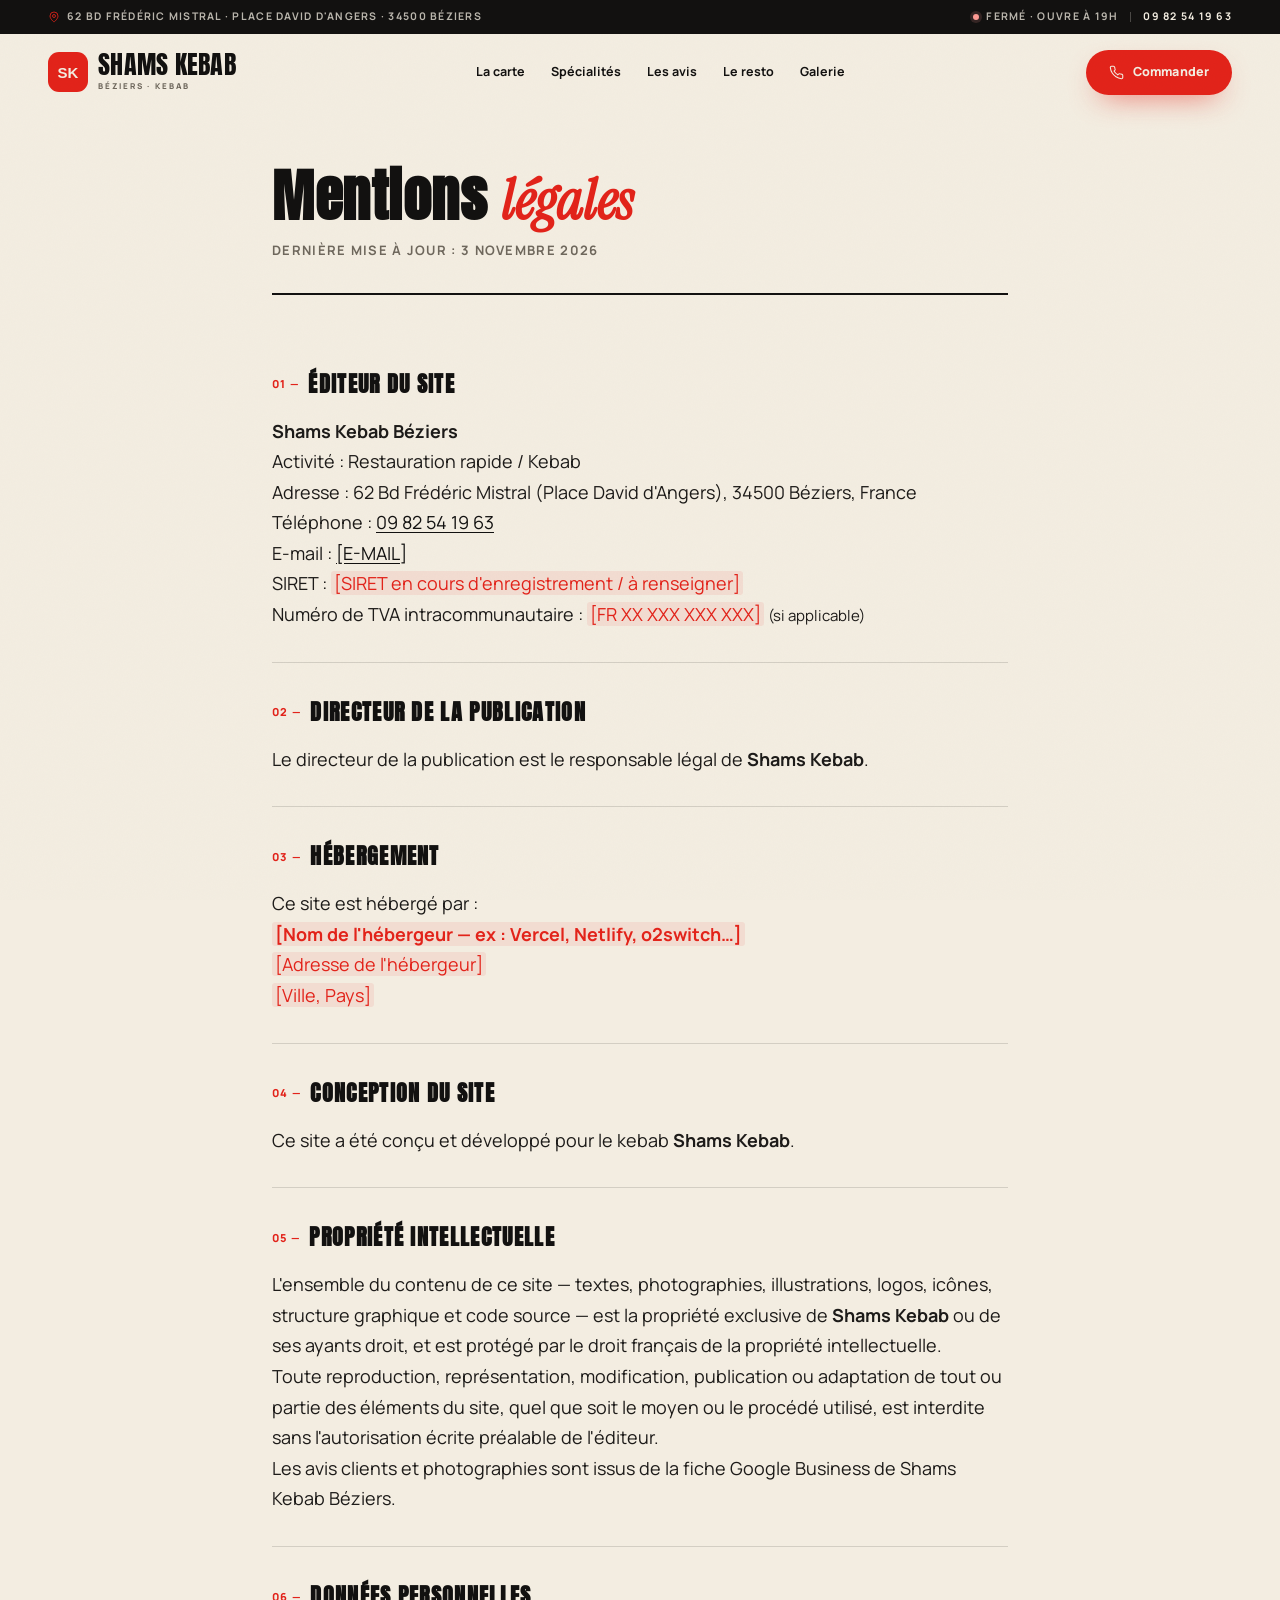
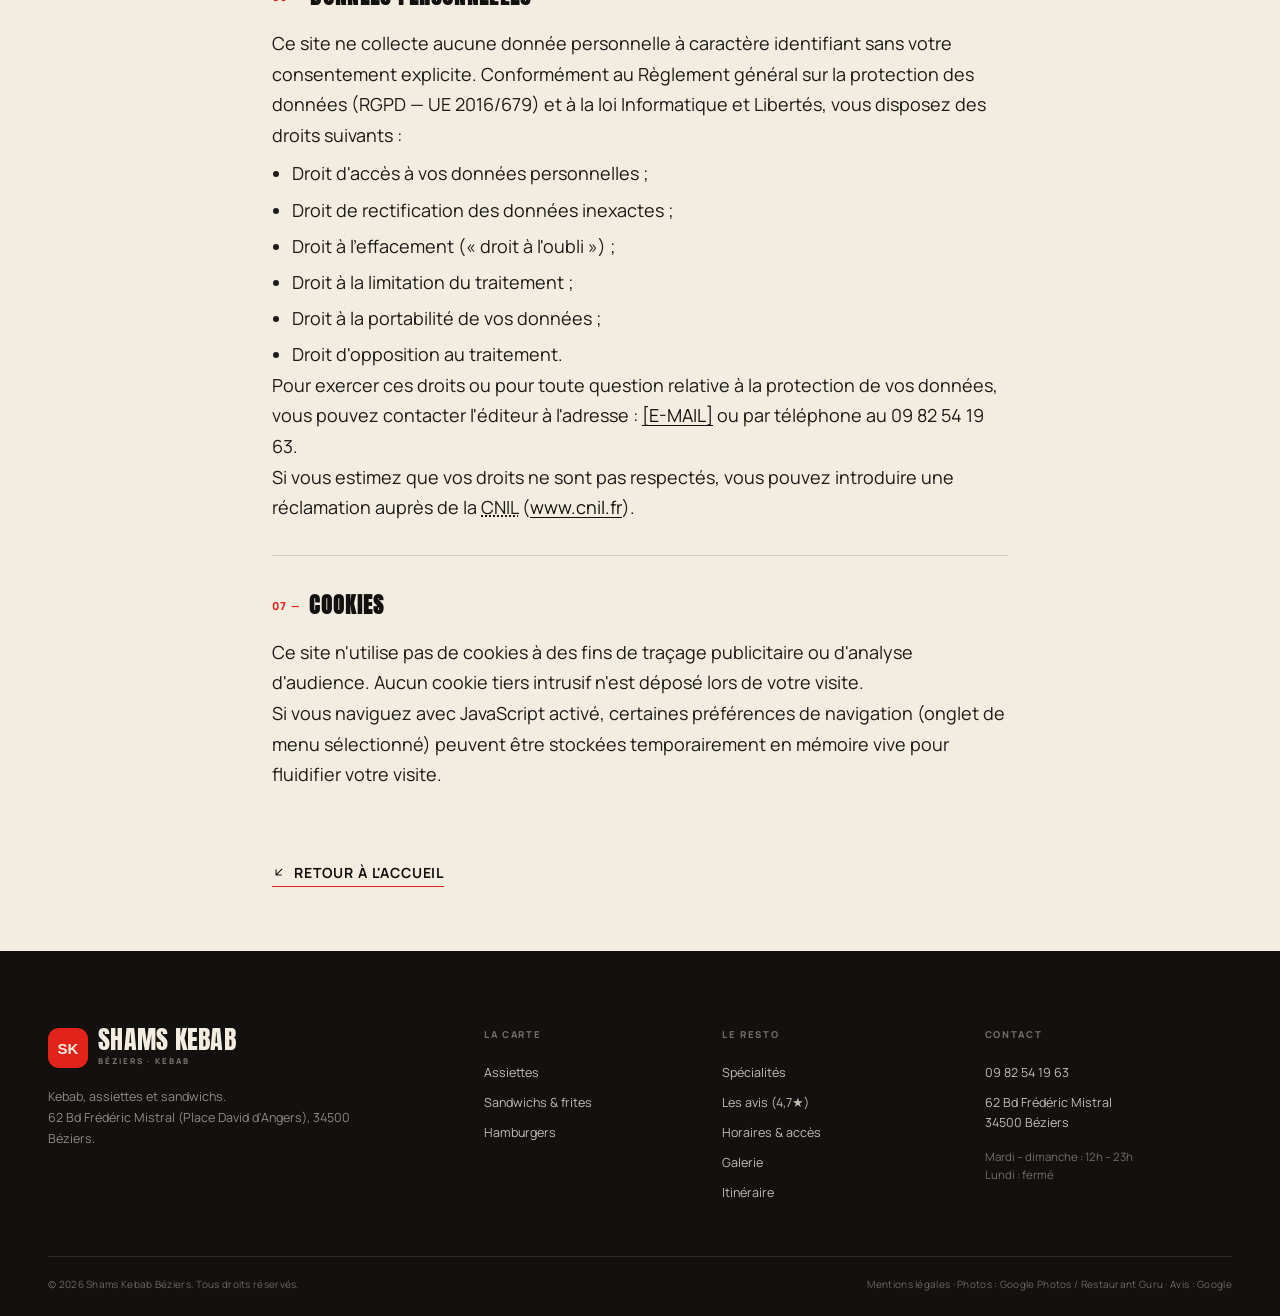
<file: mentions-legales.html>
<!DOCTYPE html>
<html lang="fr">
<head>
  <meta charset="UTF-8">
  <meta name="viewport" content="width=device-width, initial-scale=1">
  <title>Shams Kebab Béziers · Kebab, steak et sandwichs</title>
  <meta name="description" content="Shams Kebab, 62 Bd Frédéric Mistral à Béziers, Place David d'Angers. Kebab, assiettes, sandwichs et hamburgers. Du mardi au dimanche de 12h à 23h.">
  <meta name="robots" content="noindex, follow">
  <meta name="theme-color" content="#F3EDE1">
  <meta name="color-scheme" content="light">
  <link rel="icon" href="assets/img/favicon.svg" type="image/svg+xml">
  <link rel="apple-touch-icon" href="assets/img/apple-touch-icon.png">
  <link rel="preload" href="assets/fonts/anton-latin.woff2" as="font" type="font/woff2" crossorigin>
  <link rel="preload" href="assets/fonts/manrope-latin.woff2" as="font" type="font/woff2" crossorigin>

  <!-- Shared site styles -->
  <link rel="stylesheet" href="assets/css/styles.css">

  <!-- Legal-page-specific overrides (no JS, no animations) -->
  <style>
    /* ── Legal layout ── */
    .legal-wrap {
      max-width: 768px;
      margin-inline: auto;
      padding: 3rem 1rem 4rem;
    }

    /* Push content below fixed header */
    .legal-page main {
      padding-top: 100px;
    }

    /* ── Page intro ── */
    .legal-header {
      margin-bottom: 2.5rem;
      padding-bottom: 2rem;
      border-bottom: 2px solid var(--ink);
    }

    .legal-header h1 {
      font-family: var(--font-display);
      font-size: clamp(2.25rem, 6vw, 3.5rem);
      letter-spacing: 0.01em;
      line-height: 1;
      margin-bottom: 0.75rem;
    }

    .legal-header h1 em {
      font-family: var(--font-serif);
      font-style: italic;
      color: var(--red);
    }

    .legal-date {
      font-size: 0.8125rem;
      font-weight: 700;
      letter-spacing: 0.1em;
      text-transform: uppercase;
      color: var(--muted);
    }

    /* ── Sections ── */
    .legal-section {
      padding-block: 2rem;
      border-bottom: 1.5px solid var(--line);
    }

    .legal-section:last-of-type {
      border-bottom: none;
    }

    .legal-section h2 {
      font-family: var(--font-display);
      font-size: clamp(1.125rem, 3vw, 1.375rem);
      letter-spacing: 0.06em;
      text-transform: uppercase;
      margin-bottom: 1rem;
    }

    /* Eyebrow counter beside the heading */
    .legal-section h2 .legal-num {
      font-family: var(--font-body);
      font-size: 0.6875rem;
      font-weight: 800;
      letter-spacing: 0.12em;
      color: var(--red);
      vertical-align: middle;
      margin-right: 0.5rem;
    }

    /* Body text */
    .legal-section p,
    .legal-section address,
    .legal-section li {
      font-size: 1rem;
      line-height: 1.7;
      color: var(--ink-soft);
    }

    .legal-section address {
      font-style: normal;
    }

    .legal-section ul {
      margin-top: 0.5rem;
      padding-left: 1.25rem;
      list-style: disc;
    }

    .legal-section li + li {
      margin-top: 0.35rem;
    }

    /* Inline links inside legal text */
    .legal-section a {
      color: var(--ink);
      text-decoration: underline;
      text-underline-offset: 3px;
      transition: color 0.2s ease;
    }

    .legal-section a:hover {
      color: var(--red);
    }

    .legal-section a:focus-visible {
      outline: 2px solid var(--red);
      outline-offset: 3px;
      border-radius: 2px;
    }

    /* Placeholder highlight so they are easy to spot */
    .placeholder {
      background: rgba(226, 35, 26, 0.08);
      color: var(--red);
      font-style: normal;
      padding: 0 3px;
      border-radius: 3px;
    }

    /* ── Back link ── */
    .legal-back {
      display: inline-flex;
      align-items: center;
      gap: 8px;
      margin-top: 2.5rem;
      font-size: 0.875rem;
      font-weight: 700;
      letter-spacing: 0.06em;
      text-transform: uppercase;
      color: var(--ink);
      text-decoration: none;
      border-bottom: 1.5px solid var(--red);
      padding-bottom: 3px;
      transition: color 0.2s ease, border-color 0.2s ease;
    }

    .legal-back:hover {
      color: var(--red);
    }

    .legal-back:focus-visible {
      outline: 2px solid var(--red);
      outline-offset: 4px;
      border-radius: 2px;
    }

    .legal-back svg {
      width: 14px;
      height: 14px;
      flex: none;
      /* mirror the arrow icon so it points left */
      transform: rotate(180deg);
    }

    /* ── Responsive: slightly larger body text on desktop ── */
    @media (min-width: 768px) {
      .legal-section p,
      .legal-section address,
      .legal-section li {
        font-size: 1.125rem;
      }

      .legal-page main {
        padding-top: 120px;
      }
    }
  </style>

  <script>
    /* Add 'js' class for progressive enhancement (same guard as index.html) */
    document.documentElement.classList.add('js');
    window.setTimeout(function () {
      if (!window.__bucketReady) document.documentElement.classList.remove('js');
    }, 2500);
  </script>
</head>

<!-- 'legal-page' class lets CSS target the extra padding without touching index.html -->
<body class="legal-page">
  <a class="skip-link" href="#main">Aller au contenu</a>

  <!-- ══ HEADER — same markup as index.html ══ -->
  <header class="site-header" id="top">
    <div class="announcement">
      <div class="container announcement__inner">
        <p class="announcement__place">
          <svg class="icon" aria-hidden="true"><use href="#icon-pin"></use></svg>
          62 Bd Frédéric Mistral · Place David d'Angers · 34500 Béziers
        </p>
        <p class="announcement__meta">
          <span class="status-inline" data-open-status>Ouvert du mardi au dimanche</span>
          <span class="announcement__sep" aria-hidden="true"></span>
          <a href="tel:+33982541963">09 82 54 19 63</a>
        </p>
      </div>
    </div>

    <div class="nav-wrap">
      <div class="container nav">
        <a class="brand" href="index.html#top" aria-label="Shams Kebab Béziers, retour à l'accueil">
          <img class="brand__icon" src="assets/img/favicon.svg" alt="" width="40" height="40">
          <span class="brand__text">
            <span class="brand__word">SHAMS KEBAB</span>
            <span class="brand__sub">Béziers · Kebab</span>
          </span>
        </a>

        <nav class="nav__links" aria-label="Navigation principale">
          <a class="nav__link" href="index.html#carte">La carte</a>
          <a class="nav__link" href="index.html#specialites">Spécialités</a>
          <a class="nav__link" href="index.html#avis">Les avis</a>
          <a class="nav__link" href="index.html#resto">Le resto</a>
          <a class="nav__link" href="index.html#galerie">Galerie</a>
        </nav>

        <div class="nav__actions">
          <a class="btn btn--red nav__cta" href="tel:+33982541963">
            <svg class="icon" aria-hidden="true"><use href="#icon-phone"></use></svg>
            <span>Commander</span>
          </a>
          <button class="menu-toggle" type="button" aria-expanded="false" aria-controls="mobileMenu" aria-label="Ouvrir le menu">
            <span></span><span></span>
          </button>
        </div>
      </div>
    </div>
  </header>

  <!-- ══ MOBILE MENU — same markup as index.html ══ -->
  <div class="mobile-menu" id="mobileMenu" aria-hidden="true">
    <div class="mobile-menu__top">
      <a class="brand" href="index.html#top">
        <img class="brand__icon" src="assets/img/favicon.svg" alt="" width="40" height="40">
        <span class="brand__text">
          <span class="brand__word">SHAMS KEBAB</span>
          <span class="brand__sub">Béziers · Kebab</span>
        </span>
      </a>
      <button class="mobile-menu__close" type="button" aria-label="Fermer le menu" data-menu-close>
        <svg class="icon" aria-hidden="true"><use href="#icon-close"></use></svg>
      </button>
    </div>
    <nav class="mobile-menu__nav" aria-label="Navigation mobile">
      <a href="index.html#carte"><span>01</span>La carte</a>
      <a href="index.html#specialites"><span>02</span>Spécialités</a>
      <a href="index.html#avis"><span>03</span>Les avis</a>
      <a href="index.html#resto"><span>04</span>Le resto</a>
      <a href="index.html#galerie"><span>05</span>Galerie</a>
      <a href="index.html#commander"><span>06</span>Commander</a>
    </nav>
    <div class="mobile-menu__foot">
      <a class="mobile-menu__phone" href="tel:+33982541963">09 82 54 19 63</a>
      <p>62 Bd Frédéric Mistral (Place David d'Angers)<br>34500 Béziers · du mardi au dimanche, de 12h à 23h</p>
    </div>
  </div>

  <!-- ══ MAIN CONTENT ══ -->
  <main id="main">
    <div class="legal-wrap">

      <!-- Page heading -->
      <header class="legal-header">
        <h1>Mentions <em>légales</em></h1>
        <p class="legal-date">Dernière mise à jour : 3 novembre 2026</p>
      </header>

      <!-- 1. Éditeur du site -->
      <section class="legal-section" aria-labelledby="editeur">
        <h2 id="editeur"><span class="legal-num" aria-hidden="true">01 —</span>Éditeur du site</h2>
        <address>
          <p>
            <strong>Shams Kebab Béziers</strong><br>
            Activité : Restauration rapide / Kebab<br>
            Adresse : 62 Bd Frédéric Mistral (Place David d'Angers), 34500 Béziers, France<br>
            Téléphone : <a href="tel:+33982541963">09 82 54 19 63</a><br>
            E-mail : <a href="mailto:[E-MAIL]">[E-MAIL]</a>
          </p>
          <p>
            SIRET : <em class="placeholder">[SIRET en cours d'enregistrement / à renseigner]</em><br>
            Numéro de TVA intracommunautaire : <em class="placeholder">[FR XX XXX XXX XXX]</em> <small>(si applicable)</small>
          </p>
        </address>
      </section>

      <!-- 2. Directeur de la publication -->
      <section class="legal-section" aria-labelledby="directeur">
        <h2 id="directeur"><span class="legal-num" aria-hidden="true">02 —</span>Directeur de la publication</h2>
        <p>
          Le directeur de la publication est le responsable légal de <strong>Shams Kebab</strong>.
        </p>
      </section>

      <!-- 3. Hébergement -->
      <section class="legal-section" aria-labelledby="hebergement">
        <h2 id="hebergement"><span class="legal-num" aria-hidden="true">03 —</span>Hébergement</h2>
        <p>Ce site est hébergé par :</p>
        <address>
          <p>
            <strong><em class="placeholder">[Nom de l'hébergeur — ex : Vercel, Netlify, o2switch…]</em></strong><br>
            <em class="placeholder">[Adresse de l'hébergeur]</em><br>
            <em class="placeholder">[Ville, Pays]</em>
          </p>
        </address>
      </section>

      <!-- 4. Conception du site -->
      <section class="legal-section" aria-labelledby="conception">
        <h2 id="conception"><span class="legal-num" aria-hidden="true">04 —</span>Conception du site</h2>
        <p>
          Ce site a été conçu et développé pour le kebab <strong>Shams Kebab</strong>.
        </p>
      </section>

      <!-- 5. Propriété intellectuelle -->
      <section class="legal-section" aria-labelledby="propriete">
        <h2 id="propriete"><span class="legal-num" aria-hidden="true">05 —</span>Propriété intellectuelle</h2>
        <p>
          L'ensemble du contenu de ce site — textes, photographies, illustrations, logos, icônes,
          structure graphique et code source — est la propriété exclusive de
          <strong>Shams Kebab</strong> ou de ses ayants droit,
          et est protégé par le droit français de la propriété intellectuelle.
        </p>
        <p>
          Toute reproduction, représentation, modification, publication ou adaptation de tout ou partie
          des éléments du site, quel que soit le moyen ou le procédé utilisé, est interdite sans
          l'autorisation écrite préalable de l'éditeur.
        </p>
        <p>
          Les avis clients et photographies sont issus de la fiche Google Business de Shams Kebab Béziers.
        </p>
      </section>

      <!-- 6. Données personnelles -->
      <section class="legal-section" aria-labelledby="donnees">
        <h2 id="donnees"><span class="legal-num" aria-hidden="true">06 —</span>Données personnelles</h2>
        <p>
          Ce site ne collecte aucune donnée personnelle à caractère identifiant sans votre consentement
          explicite. Conformément au Règlement général sur la protection des données (RGPD — UE 2016/679)
          et à la loi Informatique et Libertés, vous disposez des droits suivants :
        </p>
        <ul>
          <li>Droit d'accès à vos données personnelles ;</li>
          <li>Droit de rectification des données inexactes ;</li>
          <li>Droit à l'effacement (« droit à l'oubli ») ;</li>
          <li>Droit à la limitation du traitement ;</li>
          <li>Droit à la portabilité de vos données ;</li>
          <li>Droit d'opposition au traitement.</li>
        </ul>
        <p>
          Pour exercer ces droits ou pour toute question relative à la protection de vos données,
          vous pouvez contacter l'éditeur à l'adresse :
          <a href="mailto:[E-MAIL]">[E-MAIL]</a> ou par téléphone au 09 82 54 19 63.
        </p>
        <p>
          Si vous estimez que vos droits ne sont pas respectés, vous pouvez introduire une réclamation
          auprès de la <abbr title="Commission Nationale de l'Informatique et des Libertés">CNIL</abbr>
          (<a href="https://www.cnil.fr" target="_blank" rel="noopener">www.cnil.fr</a>).
        </p>
      </section>

      <!-- 7. Cookies -->
      <section class="legal-section" aria-labelledby="cookies">
        <h2 id="cookies"><span class="legal-num" aria-hidden="true">07 —</span>Cookies</h2>
        <p>
          Ce site n'utilise pas de cookies à des fins de traçage publicitaire ou d'analyse d'audience.
          Aucun cookie tiers intrusif n'est déposé lors de votre visite.
        </p>
        <p>
          Si vous naviguez avec JavaScript activé, certaines préférences de navigation (onglet de menu
          sélectionné) peuvent être stockées temporairement en mémoire vive pour fluidifier votre visite.
        </p>
      </section>

      <!-- Back link -->
      <a class="legal-back" href="index.html">
        <svg viewBox="0 0 24 24" fill="none" stroke="currentColor" stroke-width="1.8"
             stroke-linecap="round" stroke-linejoin="round" aria-hidden="true">
          <path d="M7 17L17 7M17 7H8M17 7V16"/>
        </svg>
        Retour à l'accueil
      </a>

    </div><!-- /legal-wrap -->
  </main>

  <!-- ══ FOOTER — same markup as index.html ══ -->
  <footer class="footer">
    <div class="container">
      <div class="footer__top">
        <div class="footer__brand">
          <a class="brand brand--footer" href="index.html#top">
            <img class="brand__icon" src="assets/img/favicon.svg" alt="" width="40" height="40">
            <span class="brand__text">
              <span class="brand__word">SHAMS KEBAB</span>
              <span class="brand__sub">Béziers · Kebab</span>
            </span>
          </a>
          <p>Kebab, assiettes et sandwichs.<br>62 Bd Frédéric Mistral (Place David d'Angers), 34500 Béziers.</p>
        </div>

        <nav class="footer__col" aria-label="La carte">
          <h3>La carte</h3>
          <a href="index.html#carte" data-menu-target="assiettes">Assiettes</a>
          <a href="index.html#carte" data-menu-target="sandwichs">Sandwichs &amp; frites</a>
          <a href="index.html#carte" data-menu-target="hamburgers">Hamburgers</a>
        </nav>

        <nav class="footer__col" aria-label="Le restaurant">
          <h3>Le resto</h3>
          <a href="index.html#specialites">Spécialités</a>
          <a href="index.html#avis">Les avis (4,7★)</a>
          <a href="index.html#resto">Horaires &amp; accès</a>
          <a href="index.html#galerie">Galerie</a>
          <a href="https://www.google.com/maps/dir/?api=1&amp;destination=62+Bd+Frédéric+Mistral+34500+Béziers" target="_blank" rel="noopener">Itinéraire</a>
        </nav>

        <div class="footer__col">
          <h3>Contact</h3>
          <a href="tel:+33982541963">09 82 54 19 63</a>
          <a href="https://www.google.com/maps/search/?api=1&amp;query=62+Bd+Frédéric+Mistral+34500+Béziers" target="_blank" rel="noopener">62 Bd Frédéric Mistral<br>34500 Béziers</a>
          <p>Mardi – dimanche : 12h – 23h<br>Lundi : fermé</p>
        </div>
      </div>

      <div class="footer__bottom">
        <p>© <span id="year">2026</span> Shams Kebab Béziers. Tous droits réservés.</p>
        <p><a href="mentions-legales.html">Mentions légales</a> · Photos : Google Photos / Restaurant Guru · Avis : Google</p>
      </div>
    </div>
  </footer>

  <!-- ══ SVG SPRITE — same as index.html ══ -->
  <svg class="svg-sprite" aria-hidden="true" focusable="false">
    <symbol id="icon-arrow" viewBox="0 0 24 24">
      <path d="M7 17L17 7M17 7H8M17 7V16" fill="none" stroke="currentColor" stroke-width="1.8" stroke-linecap="round" stroke-linejoin="round"/>
    </symbol>
    <symbol id="icon-phone" viewBox="0 0 24 24">
      <path d="M22 16.92v3a2 2 0 0 1-2.18 2 19.79 19.79 0 0 1-8.63-3.07 19.5 19.5 0 0 1-6-6A19.79 19.79 0 0 1 2.12 4.18 2 2 0 0 1 4.11 2h3a2 2 0 0 1 2 1.72c.12.9.33 1.78.62 2.63a2 2 0 0 1-.45 2.11L8 9.73a16 16 0 0 0 6 6l1.27-1.27a2 2 0 0 1 2.11-.45c.85.29 1.73.5 2.63.62A2 2 0 0 1 22 16.92Z" fill="none" stroke="currentColor" stroke-width="1.7" stroke-linecap="round" stroke-linejoin="round"/>
    </symbol>
    <symbol id="icon-pin" viewBox="0 0 24 24">
      <path d="M20 10c0 6-8 12-8 12S4 16 4 10a8 8 0 1 1 16 0Z" fill="none" stroke="currentColor" stroke-width="1.7" stroke-linejoin="round"/>
      <circle cx="12" cy="10" r="3" fill="none" stroke="currentColor" stroke-width="1.7"/>
    </symbol>
    <symbol id="icon-close" viewBox="0 0 24 24">
      <path d="M6 6l12 12M18 6L6 18" fill="none" stroke="currentColor" stroke-width="1.8" stroke-linecap="round"/>
    </symbol>
    <symbol id="icon-instagram" viewBox="0 0 24 24">
      <rect x="3.5" y="3.5" width="17" height="17" rx="5" fill="none" stroke="currentColor" stroke-width="1.7"/>
      <circle cx="12" cy="12" r="4" fill="none" stroke="currentColor" stroke-width="1.7"/>
      <circle cx="17.4" cy="6.6" r="1.2" fill="currentColor"/>
    </symbol>
    <symbol id="icon-facebook" viewBox="0 0 24 24">
      <path d="M14 8h3V4h-3a5 5 0 0 0-5 5v3H6v4h3v6h4v-6h3l1-4h-4V9a1 1 0 0 1 1-1Z" fill="currentColor"/>
    </symbol>
  </svg>

  <!-- Shared JS (handles header scroll, mobile menu, open status) -->
  <script src="assets/js/main.js" defer></script>
</body>
</html>
</file>
<file: assets/css/styles.css>
@font-face {
  font-family: "Anton";
  src: url("../fonts/anton-latin.woff2") format("woff2");
  font-weight: 400;
  font-style: normal;
  font-display: swap;
}

@font-face {
  font-family: "Instrument Serif";
  src: url("../fonts/instrument-serif-latin.woff2") format("woff2");
  font-weight: 400;
  font-style: normal;
  font-display: swap;
}

@font-face {
  font-family: "Instrument Serif";
  src: url("../fonts/instrument-serif-italic-latin.woff2") format("woff2");
  font-weight: 400;
  font-style: italic;
  font-display: swap;
}

@font-face {
  font-family: "Manrope";
  src: url("../fonts/manrope-latin.woff2") format("woff2");
  font-weight: 300 800;
  font-style: normal;
  font-display: swap;
}

:root {
  --cream: #f3ede1;
  --cream-2: #eae2d2;
  --paper: #faf6ed;
  --ink: #121110;
  --ink-soft: #1d1b19;
  --red: #e2231a;
  --red-dark: #b81a13;
  --yellow: #f7c948;
  --muted: #6e675c;
  --line: rgba(18, 17, 16, 0.14);
  --line-strong: rgba(18, 17, 16, 0.28);
  --font-display: "Anton", Impact, "Arial Narrow", sans-serif;
  --font-serif: "Instrument Serif", Georgia, serif;
  --font-body: "Manrope", "Segoe UI", sans-serif;
  --container: 1280px;
  --gutter: clamp(16px, 4vw, 48px);
  --radius: 18px;
  --ease: cubic-bezier(0.22, 1, 0.36, 1);
}

*,
*::before,
*::after {
  box-sizing: border-box;
}

html {
  scroll-behavior: smooth;
  scroll-padding-top: 96px;
}

body {
  margin: 0;
  background: var(--cream);
  color: var(--ink);
  font-family: var(--font-body);
  font-size: 16px;
  line-height: 1.5;
  -webkit-font-smoothing: antialiased;
  text-rendering: optimizeLegibility;
  overflow-x: hidden;
}

body::after {
  content: "";
  position: fixed;
  inset: 0;
  z-index: 9999;
  pointer-events: none;
  opacity: 0.026;
  background-image: url("data:image/svg+xml,%3Csvg xmlns='http://www.w3.org/2000/svg' width='160' height='160'%3E%3Cfilter id='n'%3E%3CfeTurbulence type='fractalNoise' baseFrequency='.85' numOctaves='3' stitchTiles='stitch'/%3E%3C/filter%3E%3Crect width='100%25' height='100%25' filter='url(%23n)'/%3E%3C/svg%3E");
  mix-blend-mode: multiply;
}

img {
  display: block;
  max-width: 100%;
}

a {
  color: inherit;
  text-decoration: none;
}

button {
  font: inherit;
  color: inherit;
  background: none;
  border: 0;
  cursor: pointer;
}

ul,
ol {
  margin: 0;
  padding: 0;
  list-style: none;
}

h1,
h2,
h3,
h4,
p,
blockquote,
figure {
  margin: 0;
}

::selection {
  background: var(--red);
  color: var(--cream);
}

:focus-visible {
  outline: 2px solid var(--red);
  outline-offset: 3px;
}

.signature :focus-visible,
.cta :focus-visible,
.footer :focus-visible,
.mobile-bar :focus-visible,
.lightbox :focus-visible {
  outline-color: var(--yellow);
}

.container {
  width: min(var(--container), calc(100% - var(--gutter) * 2));
  margin-inline: auto;
}

.icon {
  width: 1em;
  height: 1em;
  flex: none;
  display: inline-block;
  vertical-align: -0.12em;
}

.svg-sprite {
  position: absolute;
  width: 0;
  height: 0;
  overflow: hidden;
}

.skip-link {
  position: fixed;
  top: 12px;
  left: 12px;
  z-index: 400;
  padding: 12px 18px;
  border-radius: 999px;
  background: var(--ink);
  color: var(--cream);
  font-size: 12px;
  font-weight: 800;
  transform: translateY(-180%);
  transition: transform 0.25s ease;
}

.skip-link:focus {
  transform: none;
}

.scroll-progress {
  position: fixed;
  inset: 0 0 auto;
  height: 3px;
  z-index: 300;
  pointer-events: none;
}

.scroll-progress span {
  display: block;
  height: 100%;
  width: 0;
  background: var(--red);
}

/* ---------- Header ---------- */

.site-header {
  position: fixed;
  inset: 0 0 auto;
  z-index: 100;
}

.announcement {
  background: var(--ink);
  color: rgba(243, 237, 225, 0.75);
  font-size: 10.5px;
  font-weight: 700;
  letter-spacing: 0.12em;
  text-transform: uppercase;
  max-height: 60px;
  overflow: hidden;
  transition: max-height 0.45s var(--ease), opacity 0.3s ease;
}

.announcement__inner {
  display: flex;
  align-items: center;
  justify-content: space-between;
  gap: 16px;
  padding-block: 9px;
}

.announcement__place {
  display: flex;
  align-items: center;
  gap: 7px;
}

.announcement__place .icon {
  width: 12px;
  height: 12px;
  color: var(--red);
}

.announcement__meta {
  display: flex;
  align-items: center;
  gap: 12px;
  white-space: nowrap;
}

.announcement__meta a {
  color: var(--cream);
  transition: color 0.2s ease;
}

.announcement__meta a:hover {
  color: var(--yellow);
}

.announcement__sep {
  width: 1px;
  height: 10px;
  background: rgba(243, 237, 225, 0.25);
}

.status-inline {
  display: inline-flex;
  align-items: center;
  gap: 7px;
}

.status-inline::before {
  content: "";
  width: 6px;
  height: 6px;
  border-radius: 50%;
  background: #7ee2a8;
  box-shadow: 0 0 0 3px rgba(126, 226, 168, 0.15);
}

.status-inline.is-closed::before {
  background: #ff9b94;
  box-shadow: 0 0 0 3px rgba(255, 155, 148, 0.15);
}

.nav-wrap {
  transition: background 0.35s ease, box-shadow 0.35s ease, border-color 0.35s ease;
  border-bottom: 1px solid transparent;
}

.site-header.is-scrolled .announcement {
  max-height: 0;
  opacity: 0;
}

.site-header.is-scrolled .nav-wrap {
  background: rgba(243, 237, 225, 0.9);
  -webkit-backdrop-filter: blur(18px);
  backdrop-filter: blur(18px);
  border-bottom-color: var(--line);
}

.nav {
  display: flex;
  align-items: center;
  justify-content: space-between;
  gap: 24px;
  padding-block: 16px;
  transition: padding 0.35s ease;
}

.site-header.is-scrolled .nav {
  padding-block: 10px;
}

.brand {
  display: flex;
  align-items: center;
  gap: 10px;
  flex: none;
}

.brand__icon {
  width: 40px;
  height: 40px;
  border-radius: 11px;
}

.brand__text {
  display: block;
}

.brand__word {
  display: block;
  font-family: var(--font-display);
  font-size: 26px;
  line-height: 0.9;
  letter-spacing: 0.01em;
}

.brand__sub {
  display: block;
  margin-top: 4px;
  font-size: 8px;
  font-weight: 800;
  letter-spacing: 0.24em;
  text-transform: uppercase;
  color: var(--muted);
}

.nav__links {
  display: flex;
  align-items: center;
  gap: 26px;
}

.nav__link {
  position: relative;
  padding-block: 6px;
  font-size: 12.5px;
  font-weight: 700;
}

.nav__link::after {
  content: "";
  position: absolute;
  inset: auto 0 0;
  height: 1.5px;
  background: var(--red);
  transform: scaleX(0);
  transform-origin: right;
  transition: transform 0.35s var(--ease);
}

.nav__link:hover::after,
.nav__link.is-active::after {
  transform: scaleX(1);
  transform-origin: left;
}

.nav__link.is-active {
  color: var(--red);
}

.nav__actions {
  display: flex;
  align-items: center;
  gap: 10px;
}

.menu-toggle {
  display: none;
  position: relative;
  width: 44px;
  height: 44px;
  border: 1.5px solid var(--ink);
  border-radius: 50%;
  transition: background 0.25s ease, color 0.25s ease;
}

.menu-toggle span {
  position: absolute;
  left: 50%;
  width: 18px;
  height: 1.5px;
  background: currentColor;
  transform: translateX(-50%);
  transition: top 0.25s ease, transform 0.25s ease;
}

.menu-toggle span:first-child {
  top: 18px;
}

.menu-toggle span:nth-child(2) {
  top: 25px;
}

.menu-toggle:hover {
  background: var(--ink);
  color: var(--cream);
}

/* ---------- Buttons ---------- */

.btn {
  display: inline-flex;
  align-items: center;
  justify-content: center;
  gap: 9px;
  padding: 14px 22px;
  border: 1.5px solid transparent;
  border-radius: 999px;
  font-size: 12.5px;
  font-weight: 800;
  letter-spacing: 0.01em;
  line-height: 1;
  transition: background 0.25s ease, color 0.25s ease, border-color 0.25s ease, translate 0.25s ease, box-shadow 0.25s ease;
}

.btn .icon {
  width: 15px;
  height: 15px;
}

.btn:hover {
  translate: 0 -2px;
}

.btn--red {
  background: var(--red);
  color: var(--cream);
  box-shadow: 0 12px 30px -14px rgba(226, 35, 26, 0.8);
}

.btn--red:hover {
  background: var(--red-dark);
}

.btn--ghost {
  border-color: var(--line-strong);
  color: var(--ink);
}

.btn--ghost:hover {
  background: var(--ink);
  border-color: var(--ink);
  color: var(--cream);
}

.btn--cream {
  background: var(--cream);
  color: var(--ink);
}

.btn--cream:hover {
  background: var(--yellow);
}

.btn--outline {
  border-color: rgba(243, 237, 225, 0.45);
  color: var(--cream);
}

.btn--outline:hover {
  background: var(--cream);
  border-color: var(--cream);
  color: var(--ink);
}

/* ---------- Hero ---------- */

.hero {
  position: relative;
  padding-top: clamp(140px, 16vh, 180px);
  overflow: hidden;
}

.hero__bgword {
  position: absolute;
  top: clamp(60px, 8vh, 100px);
  left: 50%;
  z-index: 0;
  transform: translateX(-50%);
  font-family: var(--font-display);
  font-size: clamp(120px, 17.5vw, 280px);
  line-height: 0.8;
  letter-spacing: 0.02em;
  color: transparent;
  -webkit-text-stroke: 1px rgba(18, 17, 16, 0.08);
  white-space: nowrap;
  pointer-events: none;
  user-select: none;
}

.hero__grid {
  position: relative;
  z-index: 1;
  display: grid;
  grid-template-columns: minmax(0, 1.08fr) minmax(0, 0.82fr);
  align-items: center;
  gap: clamp(40px, 6vw, 96px);
  padding-bottom: clamp(54px, 7vw, 88px);
}

.eyebrow {
  display: flex;
  align-items: center;
  gap: 10px;
  margin-bottom: 18px;
  color: var(--muted);
  font-size: 10.5px;
  font-weight: 800;
  letter-spacing: 0.22em;
  text-transform: uppercase;
}

.eyebrow::before {
  content: "";
  width: 7px;
  height: 7px;
  border-radius: 50%;
  background: var(--red);
  flex: none;
}

.eyebrow--light {
  color: rgba(243, 237, 225, 0.6);
}

.eyebrow--light::before {
  background: var(--yellow);
}

.hero__title {
  font-family: var(--font-display);
  font-size: clamp(60px, 7.8vw, 126px);
  line-height: 1;
  letter-spacing: -0.012em;
  text-transform: uppercase;
}

.hero__title em {
  font-family: var(--font-serif);
  font-style: italic;
  font-weight: 400;
  color: var(--red);
  text-transform: none;
  letter-spacing: -0.03em;
  padding-right: 0.04em;
}

.hero__lead {
  max-width: 540px;
  margin-top: 28px;
  color: var(--muted);
  font-size: clamp(15px, 1.25vw, 17.5px);
  line-height: 1.65;
}

.hero__actions {
  display: flex;
  flex-wrap: wrap;
  gap: 10px;
  margin-top: 32px;
}

.hero__proof {
  display: flex;
  align-items: center;
  flex-wrap: wrap;
  gap: 9px;
  margin-top: 38px;
  font-size: 12px;
  color: var(--muted);
}

.hero__proof strong {
  color: var(--ink);
  font-size: 18px;
  font-weight: 800;
  letter-spacing: -0.02em;
}

.google-icon {
  width: 20px;
  height: 20px;
}

.stars {
  display: inline-flex;
  gap: 2px;
  color: var(--red);
}

.stars svg {
  width: 13px;
  height: 13px;
}

.hero__proof-text {
  margin-left: 2px;
}

.hero__visual {
  position: relative;
  width: 100%;
  max-width: 540px;
  margin-left: auto;
}

.hero__frame {
  position: relative;
  aspect-ratio: 4 / 5;
  border: 1.5px solid var(--ink);
  border-radius: 260px 260px 22px 22px;
  overflow: hidden;
  background: var(--cream-2);
  box-shadow: 0 50px 90px -50px rgba(18, 17, 16, 0.7);
}

.hero__frame > img {
  width: 100%;
  height: 100%;
  object-fit: cover;
  transition: transform 1.2s var(--ease);
}

.hero__frame:hover > img {
  transform: scale(1.035);
}

.hero__frame-label {
  position: absolute;
  bottom: 18px;
  left: 18px;
  z-index: 2;
  padding: 8px 12px;
  border-radius: 999px;
  background: rgba(18, 17, 16, 0.78);
  -webkit-backdrop-filter: blur(8px);
  backdrop-filter: blur(8px);
  color: var(--cream);
  font-size: 9px;
  font-weight: 800;
  letter-spacing: 0.18em;
  text-transform: uppercase;
}

.hero__sticker {
  position: absolute;
  top: 15%;
  left: -26px;
  z-index: 3;
  min-width: 128px;
  padding: 11px 16px 13px;
  border: 1.5px solid var(--ink);
  background: var(--yellow);
  color: var(--ink);
  text-align: center;
  transform: rotate(-7deg);
  box-shadow: 6px 6px 0 var(--ink);
}

.hero__sticker span {
  display: block;
  font-size: 9px;
  font-weight: 800;
  letter-spacing: 0.16em;
  text-transform: uppercase;
}

.hero__sticker strong {
  display: block;
  margin-top: 2px;
  font-family: var(--font-display);
  font-size: 28px;
  font-weight: 400;
  line-height: 1;
}

.hero__seal {
  position: absolute;
  right: -18px;
  bottom: 54px;
  z-index: 3;
  display: grid;
  place-items: center;
  width: 128px;
  height: 128px;
  border-radius: 50%;
  background: var(--red);
  color: var(--cream);
  box-shadow: 0 24px 40px -20px rgba(226, 35, 26, 0.9);
}

.hero__seal::before {
  content: "";
  position: absolute;
  inset: 9px;
  border: 1px dashed rgba(243, 237, 225, 0.32);
  border-radius: 50%;
}

.hero__seal-ring {
  position: absolute;
  inset: 0;
  width: 100%;
  height: 100%;
  animation: spin 26s linear infinite;
}

.hero__seal-ring text {
  fill: var(--cream);
  font-family: var(--font-body);
  font-size: 9.6px;
  font-weight: 800;
  letter-spacing: 0.2em;
}

.hero__seal-center {
  position: relative;
  z-index: 2;
  font-family: var(--font-display);
  font-size: 46px;
  line-height: 1;
  transform: translateY(-1px);
}

@keyframes spin {
  to {
    transform: rotate(360deg);
  }
}

.hero__facts {
  display: flex;
  align-items: center;
  justify-content: space-between;
  flex-wrap: wrap;
  gap: 12px 24px;
  padding-block: 20px;
  border-top: 1.5px solid var(--line);
  color: var(--muted);
  font-size: 10.5px;
  font-weight: 800;
  letter-spacing: 0.12em;
  text-transform: uppercase;
}

.hero__facts b {
  display: inline-block;
  margin-right: 5px;
  color: var(--ink);
  font-family: var(--font-display);
  font-size: 19px;
  font-weight: 400;
  letter-spacing: 0;
  text-transform: none;
  vertical-align: -1px;
}

/* ---------- Ticker ---------- */

.ticker {
  padding-block: 14px;
  background: var(--ink);
  color: var(--cream);
  border-block: 1.5px solid var(--ink);
  overflow: hidden;
}

.ticker__track {
  display: flex;
  width: max-content;
  animation: ticker 32s linear infinite;
}

.ticker:hover .ticker__track {
  animation-play-state: paused;
}

.ticker__group {
  display: flex;
  align-items: center;
  gap: 30px;
  padding-right: 30px;
}

.ticker__group span {
  font-family: var(--font-display);
  font-size: clamp(18px, 2vw, 26px);
  letter-spacing: 0.05em;
  text-transform: uppercase;
  white-space: nowrap;
}

.ticker__group .icon {
  width: 13px;
  height: 13px;
  color: var(--red);
  flex: none;
}

@keyframes ticker {
  to {
    transform: translateX(-50%);
  }
}

/* ---------- Sections ---------- */

.section {
  padding-block: clamp(76px, 9vw, 124px);
}

.section-head {
  display: grid;
  grid-template-columns: minmax(0, 1fr) 390px;
  align-items: end;
  gap: 40px;
  margin-bottom: clamp(40px, 5vw, 60px);
}

.section-title {
  font-family: var(--font-display);
  font-size: clamp(48px, 6.3vw, 98px);
  line-height: 0.88;
  letter-spacing: -0.012em;
  text-transform: uppercase;
}

.section-title em {
  font-family: var(--font-serif);
  font-style: italic;
  font-weight: 400;
  color: var(--red);
  text-transform: none;
  letter-spacing: -0.03em;
  padding-right: 0.03em;
}

.section-intro {
  max-width: 440px;
  color: var(--muted);
  font-size: 15px;
  line-height: 1.7;
  padding-bottom: 6px;
}

/* ---------- Menu ---------- */

.menu__tabs {
  position: sticky;
  top: 68px;
  z-index: 30;
  display: flex;
  gap: 5px;
  margin-bottom: 6px;
  padding: 6px 0;
  border-bottom: 1.5px solid var(--line);
  background: var(--cream);
  overflow-x: auto;
  scrollbar-width: none;
}

.menu__tabs::-webkit-scrollbar {
  display: none;
}

.menu-tab {
  flex: none;
  padding: 11px 18px;
  border: 1.5px solid transparent;
  border-radius: 999px;
  font-size: 12.5px;
  font-weight: 800;
  white-space: nowrap;
  transition: background 0.25s ease, color 0.25s ease, border-color 0.25s ease;
}

.menu-tab:hover {
  border-color: var(--ink);
}

.menu-tab.is-active {
  background: var(--ink);
  border-color: var(--ink);
  color: var(--cream);
}

.menu-panel {
  padding-top: 34px;
  animation: panelIn 0.4s var(--ease);
}

.menu-panel[hidden] {
  display: none;
}

@keyframes panelIn {
  from {
    opacity: 0;
    transform: translateY(10px);
  }
  to {
    opacity: 1;
    transform: none;
  }
}

.bucket-grid {
  display: grid;
  grid-template-columns: repeat(5, minmax(0, 1fr));
  gap: 14px;
}

.bucket-card {
  position: relative;
  display: flex;
  flex-direction: column;
  min-height: 338px;
  padding: 24px;
  border: 1.5px solid var(--ink);
  border-radius: var(--radius);
  background: transparent;
  overflow: hidden;
  transition: background 0.3s ease, color 0.3s ease, border-color 0.3s ease, translate 0.35s var(--ease);
}

.bucket-card:hover {
  translate: 0 -6px;
  background: var(--ink);
  border-color: var(--ink);
  color: var(--cream);
}

.bucket-card--accent {
  background: var(--red);
  border-color: var(--red);
  color: var(--cream);
}

.bucket-card--accent:hover {
  background: var(--red-dark);
  border-color: var(--red-dark);
}

.bucket-card__tag {
  align-self: flex-start;
  margin-bottom: 22px;
  padding: 6px 9px;
  border: 1px solid currentColor;
  border-radius: 999px;
  font-size: 9px;
  font-weight: 800;
  letter-spacing: 0.16em;
  text-transform: uppercase;
  opacity: 0.7;
}

.bucket-card__name {
  margin-bottom: 18px;
  font-family: var(--font-display);
  font-size: clamp(28px, 2.4vw, 36px);
  font-weight: 400;
  line-height: 0.92;
  text-transform: uppercase;
}

.bucket-card__list {
  display: grid;
  gap: 7px;
  margin-bottom: 26px;
  color: var(--muted);
  font-size: 12.5px;
  line-height: 1.45;
}

.bucket-card__list li {
  display: flex;
  gap: 8px;
}

.bucket-card__list li::before {
  content: "+";
  color: var(--red);
  font-weight: 800;
}

.bucket-card:hover .bucket-card__list,
.bucket-card--accent .bucket-card__list {
  color: rgba(243, 237, 225, 0.65);
}

.bucket-card--accent .bucket-card__list li::before,
.bucket-card:hover .bucket-card__list li::before {
  color: var(--yellow);
}

.bucket-card__foot {
  display: flex;
  align-items: flex-end;
  justify-content: space-between;
  gap: 10px;
  margin-top: auto;
  padding-top: 18px;
  border-top: 1px solid var(--line);
}

.bucket-card:hover .bucket-card__foot,
.bucket-card--accent .bucket-card__foot {
  border-color: rgba(243, 237, 225, 0.18);
}

.price {
  font-family: var(--font-display);
  font-size: 44px;
  font-weight: 400;
  line-height: 0.85;
  letter-spacing: -0.01em;
}

.price small {
  margin-left: 3px;
  font-size: 21px;
  vertical-align: 4px;
}

.bucket-card--accent .price {
  color: var(--yellow);
}

.bucket-card__call {
  padding-bottom: 2px;
  border-bottom: 1px solid currentColor;
  font-size: 9.5px;
  font-weight: 800;
  letter-spacing: 0.12em;
  text-transform: uppercase;
  opacity: 0.65;
  transition: opacity 0.2s ease;
}

.bucket-card__call:hover {
  opacity: 1;
}

.menu-group {
  margin-top: 46px;
}

.menu-group__head {
  display: flex;
  align-items: center;
  gap: 16px;
  margin-bottom: 18px;
}

.menu-group__title {
  font-family: var(--font-display);
  font-size: 22px;
  font-weight: 400;
  letter-spacing: 0.01em;
  line-height: 1;
  text-transform: uppercase;
}

.menu-group__line {
  flex: 1;
  height: 1.5px;
  background: var(--line);
}

.menu-group__note {
  color: var(--muted);
  font-size: 10px;
  font-weight: 800;
  letter-spacing: 0.12em;
  text-transform: uppercase;
}

.menu-grid {
  display: grid;
  grid-template-columns: repeat(3, minmax(0, 1fr));
  gap: 12px;
}

.menu-grid--4 {
  grid-template-columns: repeat(4, minmax(0, 1fr));
}

.menu-grid--2 {
  grid-template-columns: repeat(2, minmax(0, 1fr));
}

.menu-item {
  display: flex;
  flex-direction: column;
  gap: 6px;
  min-height: 104px;
  padding: 19px 20px;
  border: 1.5px solid var(--line);
  border-radius: 14px;
  background: transparent;
  transition: background 0.25s ease, color 0.25s ease, border-color 0.25s ease, translate 0.3s var(--ease);
}

.menu-item:hover {
  translate: 0 -4px;
  background: var(--ink);
  border-color: var(--ink);
  color: var(--cream);
}

.menu-item__top {
  display: flex;
  align-items: flex-start;
  justify-content: space-between;
  gap: 14px;
}

.menu-item__name {
  font-size: 15.5px;
  font-weight: 800;
  line-height: 1.3;
  letter-spacing: -0.01em;
}

.menu-item__price {
  flex: none;
  color: var(--red);
  font-family: var(--font-display);
  font-size: 18px;
  font-weight: 400;
  line-height: 1.2;
  letter-spacing: 0.01em;
  white-space: nowrap;
}

.menu-item:hover .menu-item__price {
  color: var(--yellow);
}

.menu-item__desc {
  color: var(--muted);
  font-size: 12.5px;
  line-height: 1.55;
}

.menu-item:hover .menu-item__desc {
  color: rgba(243, 237, 225, 0.62);
}

.menu-item--wide {
  grid-column: span 2;
}

.menu-note {
  margin-top: 26px;
  padding-left: 13px;
  border-left: 2px solid var(--red);
  color: var(--muted);
  font-size: 11.5px;
  line-height: 1.6;
}

.formule-grid {
  display: grid;
  grid-template-columns: repeat(3, minmax(0, 1fr));
  gap: 14px;
}

.formule-card {
  display: flex;
  flex-direction: column;
  min-height: 248px;
  padding: 24px;
  border: 1.5px solid var(--ink);
  border-radius: var(--radius);
  background: var(--ink);
  color: var(--cream);
  transition: background 0.25s ease, border-color 0.25s ease, translate 0.35s var(--ease);
}

.formule-card:hover {
  translate: 0 -5px;
  border-color: var(--red);
}

.formule-card--light {
  background: transparent;
  color: var(--ink);
}

.formule-card__tag {
  align-self: flex-start;
  padding: 5px 9px;
  border: 1px solid currentColor;
  border-radius: 999px;
  font-size: 9px;
  font-weight: 800;
  letter-spacing: 0.14em;
  text-transform: uppercase;
  opacity: 0.55;
}

.formule-card__name {
  margin-top: 18px;
  font-family: var(--font-display);
  font-size: 34px;
  font-weight: 400;
  line-height: 1;
  text-transform: uppercase;
}

.formule-card__desc {
  max-width: 260px;
  margin-top: 10px;
  color: rgba(243, 237, 225, 0.6);
  font-size: 12.5px;
  line-height: 1.6;
}

.formule-card--light .formule-card__desc {
  color: var(--muted);
}

.formule-card__price {
  margin-top: auto;
  padding-top: 20px;
  color: var(--yellow);
  font-family: var(--font-display);
  font-size: 40px;
  font-weight: 400;
  line-height: 0.9;
}

.formule-card--light .formule-card__price {
  color: var(--red);
}

.paper-card {
  display: flex;
  align-items: center;
  justify-content: space-between;
  gap: 28px;
  margin-top: 56px;
  padding: 24px 28px;
  border: 1.5px solid var(--ink);
  border-radius: 20px;
  background: rgba(255, 255, 255, 0.2);
}

.paper-card__copy {
  max-width: 340px;
}

.paper-card__title {
  font-family: var(--font-display);
  font-size: 24px;
  line-height: 1;
  text-transform: uppercase;
}

.paper-card__text {
  margin-top: 8px;
  color: var(--muted);
  font-size: 12.5px;
  line-height: 1.6;
}

.paper-card__thumbs {
  display: flex;
  gap: 10px;
  flex: none;
}

.paper-thumb {
  width: 126px;
  padding: 0;
  border: 1.5px solid var(--line);
  border-radius: 9px;
  background: var(--cream);
  overflow: hidden;
  text-align: left;
  transition: border-color 0.2s ease, translate 0.25s ease;
}

.paper-thumb:hover {
  translate: 0 -3px;
  border-color: var(--ink);
}

.paper-thumb img {
  width: 100%;
  height: auto;
  aspect-ratio: 1122 / 793;
  object-fit: cover;
  transition: transform 0.4s var(--ease);
}

.paper-thumb:hover img {
  transform: scale(1.04);
}

.paper-thumb span {
  display: block;
  padding: 8px;
  border-top: 1px solid var(--line);
  font-size: 9px;
  font-weight: 800;
  letter-spacing: 0.1em;
  text-transform: uppercase;
}

/* ---------- Signature ---------- */

.signature {
  position: relative;
  margin-inline: clamp(12px, 2vw, 28px);
  padding-block: clamp(46px, 6vw, 92px);
  border-radius: clamp(24px, 3vw, 40px);
  background: var(--ink);
  color: var(--cream);
  overflow: hidden;
}

.signature::before {
  content: "";
  position: absolute;
  top: -220px;
  right: -140px;
  width: 560px;
  height: 560px;
  border-radius: 50%;
  background: radial-gradient(closest-side, rgba(226, 35, 26, 0.26), transparent);
  pointer-events: none;
}

.signature__grid {
  position: relative;
  z-index: 1;
  display: grid;
  grid-template-columns: minmax(0, 0.95fr) minmax(0, 1.05fr);
  align-items: center;
  gap: clamp(40px, 6vw, 90px);
}

.signature__media {
  position: relative;
  aspect-ratio: 1.06 / 1;
  border: 1px solid rgba(243, 237, 225, 0.14);
  border-radius: 20px;
  overflow: hidden;
}

.signature__media img {
  width: 100%;
  height: 100%;
  object-fit: cover;
  transition: transform 1.2s var(--ease);
}

.signature__media:hover img {
  transform: scale(1.035);
}

.signature__tag {
  position: absolute;
  top: 18px;
  left: 18px;
  z-index: 2;
  padding: 9px 12px;
  border-radius: 999px;
  background: var(--yellow);
  color: var(--ink);
  font-size: 9.5px;
  font-weight: 800;
  letter-spacing: 0.14em;
  text-transform: uppercase;
  transform: rotate(-3deg);
}

.signature__title {
  font-family: var(--font-display);
  font-size: clamp(42px, 5.2vw, 78px);
  font-weight: 400;
  line-height: 0.9;
  text-transform: uppercase;
}

.signature__title em {
  font-family: var(--font-serif);
  font-style: italic;
  font-weight: 400;
  color: var(--yellow);
  text-transform: none;
  letter-spacing: -0.02em;
}

.signature__lead {
  max-width: 470px;
  margin-top: 24px;
  color: rgba(243, 237, 225, 0.62);
  font-size: 15px;
  line-height: 1.7;
}

.features {
  margin-top: 34px;
  border-top: 1px solid rgba(243, 237, 225, 0.15);
}

.feature {
  display: grid;
  grid-template-columns: 42px 1fr;
  gap: 14px;
  padding-block: 16px;
  border-bottom: 1px solid rgba(243, 237, 225, 0.15);
}

.feature__num {
  color: var(--red);
  font-family: var(--font-display);
  font-size: 15px;
  line-height: 1.5;
}

.feature h3 {
  margin-bottom: 3px;
  font-size: 13.5px;
  font-weight: 800;
}

.feature p {
  color: rgba(243, 237, 225, 0.5);
  font-size: 12.5px;
  line-height: 1.5;
}

.signature .btn {
  margin-top: 30px;
}

/* ---------- Reviews ---------- */

.reviews {
  position: relative;
  margin-inline: clamp(12px, 2vw, 28px);
  padding-block: clamp(56px, 7vw, 100px);
  border-radius: clamp(24px, 3vw, 40px);
  background: var(--cream-2);
}

.reviews__top {
  display: grid;
  grid-template-columns: minmax(0, 1fr) auto;
  align-items: end;
  gap: 40px;
  margin-bottom: clamp(36px, 5vw, 52px);
}

.reviews__top .section-intro {
  margin-top: 20px;
}

.rating-card {
  display: flex;
  align-items: center;
  gap: 22px;
  min-width: 320px;
  padding: 24px 26px;
  border-radius: var(--radius);
  background: var(--ink);
  color: var(--cream);
}

.rating-card__score {
  font-family: var(--font-display);
  font-size: 64px;
  line-height: 0.82;
  letter-spacing: -0.01em;
}

.rating-card__score span {
  margin-left: 2px;
  color: rgba(243, 237, 225, 0.45);
  font-size: 17px;
}

.rating-stars {
  position: relative;
  display: inline-flex;
  color: var(--yellow);
}

.rating-stars__bg,
.rating-stars__fg {
  display: flex;
  gap: 2px;
}

.rating-stars__bg {
  color: rgba(243, 237, 225, 0.2);
}

.rating-stars__fg {
  position: absolute;
  inset: 0 auto 0 0;
  width: var(--rating, 100%);
  overflow: hidden;
  color: var(--yellow);
}

.rating-stars svg {
  width: 15px;
  height: 15px;
  flex: none;
}

.rating-card__body > p {
  margin-top: 7px;
  color: rgba(243, 237, 225, 0.55);
  font-size: 11px;
}

.rating-card__body > p strong {
  color: var(--cream);
}

.rating-card__link {
  display: inline-flex;
  align-items: center;
  gap: 7px;
  margin-top: 10px;
  padding-bottom: 2px;
  border-bottom: 1px solid rgba(243, 237, 225, 0.35);
  color: var(--cream);
  font-size: 10px;
  font-weight: 800;
  letter-spacing: 0.1em;
  text-transform: uppercase;
  transition: color 0.2s ease, border-color 0.2s ease;
}

.rating-card__link:hover {
  color: var(--yellow);
  border-color: var(--yellow);
}

.rating-card__link .icon {
  width: 12px;
  height: 12px;
}

.reviews__slider {
  position: relative;
}

.reviews-track {
  display: flex;
  gap: 14px;
  padding: 4px 4px 20px;
  overflow-x: auto;
  overscroll-behavior-x: contain;
  scroll-snap-type: x mandatory;
  scrollbar-width: none;
  cursor: grab;
}

.reviews-track::-webkit-scrollbar {
  display: none;
}

.reviews-track:active {
  cursor: grabbing;
}

.reviews-track:focus-visible {
  outline-offset: 4px;
}

.review-card {
  display: flex;
  flex: 0 0 380px;
  flex-direction: column;
  gap: 16px;
  max-width: 82vw;
  min-height: 300px;
  padding: 24px;
  border: 1.5px solid var(--line);
  border-radius: var(--radius);
  background: var(--cream);
  scroll-snap-align: start;
  transition: border-color 0.25s ease, background 0.25s ease, translate 0.3s var(--ease);
}

.review-card:hover {
  translate: 0 -4px;
  border-color: var(--line-strong);
  background: var(--paper);
}

.review-card__stars {
  display: flex;
  gap: 3px;
  color: var(--red);
}

.review-card__stars svg {
  width: 14px;
  height: 14px;
}

.review-card__quote {
  color: var(--ink);
  font-size: 14.5px;
  line-height: 1.68;
  text-wrap: pretty;
}

.review-card__author {
  display: flex;
  align-items: center;
  gap: 12px;
  margin-top: auto;
  padding-top: 8px;
}

.avatar {
  display: grid;
  place-items: center;
  width: 40px;
  height: 40px;
  border-radius: 50%;
  background: var(--red);
  color: var(--cream);
  font-size: 14px;
  font-weight: 800;
}

.review-card:nth-child(2n) .avatar {
  background: var(--ink);
}

.review-card:nth-child(3n) .avatar {
  background: var(--yellow);
  color: var(--ink);
}

.review-card__author strong {
  display: block;
  font-size: 12.5px;
  font-weight: 800;
}

.review-card__meta {
  display: block;
  margin-top: 2px;
  color: var(--muted);
  font-size: 10px;
  letter-spacing: 0.04em;
}

.reviews__controls {
  display: flex;
  align-items: center;
  justify-content: space-between;
  gap: 16px;
  margin-top: 16px;
}

.reviews__hint {
  color: var(--muted);
  font-size: 10px;
  font-weight: 800;
  letter-spacing: 0.14em;
  text-transform: uppercase;
}

.reviews__nav {
  display: flex;
  gap: 8px;
}

.round-btn {
  display: grid;
  place-items: center;
  width: 44px;
  height: 44px;
  border: 1.5px solid var(--ink);
  border-radius: 50%;
  transition: background 0.25s ease, color 0.25s ease, opacity 0.25s ease;
}

.round-btn:hover {
  background: var(--ink);
  color: var(--cream);
}

.round-btn:disabled {
  pointer-events: none;
  opacity: 0.3;
}

.round-btn:first-child .icon {
  transform: rotate(180deg);
}

.round-btn .icon {
  width: 16px;
  height: 16px;
}

/* ---------- About ---------- */

.about__grid {
  display: grid;
  grid-template-columns: minmax(0, 0.88fr) minmax(0, 1.12fr);
  align-items: center;
  gap: clamp(44px, 6vw, 96px);
}

.about__media {
  position: relative;
  width: 100%;
  max-width: 480px;
  margin-inline: auto;
  padding-bottom: 32px;
}

.about__img {
  overflow: hidden;
  border-radius: 20px;
  background: var(--cream-2);
}

.about__img--main {
  aspect-ratio: 3 / 4;
  border: 1.5px solid var(--ink);
}

.about__img--main img,
.about__img--small img {
  width: 100%;
  height: 100%;
  object-fit: cover;
}

.about__img--small {
  position: absolute;
  right: -28px;
  bottom: 0;
  width: 45%;
  aspect-ratio: 1 / 1;
  border: 6px solid var(--cream);
  border-radius: 16px;
  box-shadow: 0 24px 50px -30px rgba(18, 17, 16, 0.7);
}

.about__sticker {
  position: absolute;
  top: -16px;
  left: -14px;
  z-index: 2;
  padding: 11px 16px;
  border-radius: 10px;
  background: var(--red);
  color: var(--cream);
  font-size: 9.5px;
  font-weight: 800;
  letter-spacing: 0.12em;
  line-height: 1.25;
  text-align: center;
  text-transform: uppercase;
  transform: rotate(-4deg);
  box-shadow: 4px 4px 0 var(--ink);
}

.about__sticker strong {
  display: block;
  font-family: var(--font-display);
  font-size: 22px;
  font-weight: 400;
  letter-spacing: 0.01em;
}

.about__content {
  display: flex;
  flex-direction: column;
  gap: 24px;
}

.status-line {
  display: flex;
  align-items: center;
  flex-wrap: wrap;
  gap: 12px;
}

.status-pill {
  display: inline-flex;
  align-items: center;
  gap: 8px;
  padding: 8px 12px;
  border: 1.5px solid currentColor;
  border-radius: 999px;
  color: var(--muted);
  font-size: 10px;
  font-weight: 800;
  letter-spacing: 0.12em;
  text-transform: uppercase;
}

.status-pill::before {
  content: "";
  width: 6px;
  height: 6px;
  border-radius: 50%;
  background: currentColor;
}

.status-pill.is-open {
  border-color: rgba(31, 122, 77, 0.3);
  background: rgba(31, 122, 77, 0.08);
  color: #1f7a4d;
}

.status-pill.is-closed {
  border-color: var(--line-strong);
  background: rgba(18, 17, 16, 0.04);
  color: var(--ink);
}

.status-pill.is-closed::before {
  background: var(--red);
}

.status-line__text {
  color: var(--muted);
  font-size: 11.5px;
}

.about__lead {
  max-width: 580px;
  font-size: clamp(17px, 1.6vw, 19px);
  line-height: 1.65;
}

.info-grid {
  display: grid;
  grid-template-columns: repeat(2, minmax(0, 1fr));
  gap: 12px;
}

.info-card {
  display: flex;
  align-items: center;
  gap: 13px;
  padding: 16px;
  border: 1.5px solid var(--line);
  border-radius: 14px;
  transition: border-color 0.25s ease, background 0.25s ease;
}

.info-card:hover {
  border-color: var(--ink);
  background: var(--cream-2);
}

.info-card__icon {
  display: grid;
  place-items: center;
  width: 38px;
  height: 38px;
  border-radius: 50%;
  background: var(--red);
  color: var(--cream);
  flex: none;
}

.info-card__icon .icon {
  width: 16px;
  height: 16px;
}

.info-card__body {
  min-width: 0;
}

.info-card__label {
  display: block;
  margin-bottom: 3px;
  color: var(--muted);
  font-size: 9px;
  font-weight: 800;
  letter-spacing: 0.14em;
  text-transform: uppercase;
}

.info-card__body strong {
  font-size: 12.5px;
  font-weight: 800;
  line-height: 1.45;
}

.info-card__arrow {
  width: 14px;
  height: 14px;
  margin-left: auto;
  color: var(--muted);
  transition: translate 0.25s ease, color 0.25s ease;
}

.info-card:hover .info-card__arrow {
  translate: 2px -2px;
  color: var(--red);
}

.hours {
  padding: 18px 20px;
  border: 1.5px solid var(--line);
  border-radius: 14px;
  background: rgba(255, 255, 255, 0.2);
}

.hours__head {
  display: flex;
  align-items: flex-end;
  justify-content: space-between;
  gap: 12px;
  margin-bottom: 10px;
}

.hours__head h3 {
  font-family: var(--font-display);
  font-size: 18px;
  font-weight: 400;
  line-height: 1;
  text-transform: uppercase;
}

.hours__head span {
  display: flex;
  align-items: center;
  gap: 6px;
  color: var(--muted);
  font-size: 10px;
  font-weight: 800;
  letter-spacing: 0.1em;
  text-transform: uppercase;
}

.hours__head .icon {
  width: 13px;
  height: 13px;
}

.hours__list {
  display: grid;
  gap: 1px;
}

.hours__list li {
  display: flex;
  align-items: center;
  justify-content: space-between;
  gap: 12px;
  padding: 6px 8px;
  border-radius: 6px;
  color: var(--muted);
  font-size: 12px;
}

.hours__list li span:last-child {
  color: var(--ink);
  font-weight: 700;
}

.hours__list li.is-today {
  background: var(--ink);
  color: var(--cream);
}

.hours__list li.is-today span:last-child {
  color: var(--cream);
}

.hours__list li.is-today span:first-child::after {
  content: "Aujourd'hui";
  margin-left: 8px;
  padding: 2px 5px;
  border-radius: 999px;
  background: var(--red);
  color: var(--cream);
  font-size: 7px;
  font-weight: 800;
  letter-spacing: 0.08em;
  text-transform: uppercase;
  vertical-align: 1px;
}

.badges {
  display: flex;
  flex-wrap: wrap;
  gap: 7px;
}

.badges li {
  padding: 8px 11px;
  border: 1.5px solid var(--line);
  border-radius: 999px;
  color: var(--muted);
  font-size: 9.5px;
  font-weight: 800;
  letter-spacing: 0.1em;
  text-transform: uppercase;
}

.map-card {
  position: relative;
  height: 320px;
  margin-top: clamp(48px, 6vw, 80px);
  border: 1.5px solid var(--ink);
  border-radius: 20px;
  overflow: hidden;
  background: var(--cream-2);
}

.map-card > img {
  width: 100%;
  height: 100%;
  object-fit: cover;
  filter: none;
  transition: filter 0.4s ease, transform 1.2s var(--ease);
}

.map-card:hover > img {
  filter: grayscale(0.2) contrast(1) sepia(0.05) brightness(1.02);
  transform: scale(1.02);
}

/* The new map image has its own pin, so the overlay pin is hidden. */
/* The SVG map draws its own pin, so the overlay pin is hidden. */
.map-card__pin {
  display: none;
}

.map-card__pin {
  display: none;
}

.map-card__pin {
  position: absolute;
  top: 52%;
  left: 50%;
  z-index: 2;
  width: 34px;
  height: 46px;
  transform: translate(-50%, -100%);
  pointer-events: none;
}

.map-card__pin::before {
  content: "";
  position: absolute;
  top: 9px;
  left: 50%;
  width: 64px;
  height: 64px;
  border-radius: 50%;
  background: rgba(226, 35, 26, 0.22);
  transform: translate(-50%, -50%);
  animation: mapPulse 2.8s ease-out infinite;
}

.map-card__pin > span {
  position: absolute;
  top: 0;
  left: 0;
  width: 34px;
  height: 34px;
  border: 3px solid var(--cream);
  border-radius: 50% 50% 50% 0;
  background: var(--red);
  box-shadow: 0 12px 24px -10px rgba(18, 17, 16, 0.6);
  transform: rotate(-45deg);
}

.map-card__pin > span::after {
  content: "";
  position: absolute;
  top: 50%;
  left: 50%;
  width: 8px;
  height: 8px;
  border-radius: 50%;
  background: var(--cream);
  transform: translate(-50%, -50%);
}

@keyframes mapPulse {
  0% {
    opacity: 0.8;
    transform: translate(-50%, -50%) scale(0.5);
  }
  70%,
  100% {
    opacity: 0;
    transform: translate(-50%, -50%) scale(1.4);
  }
}

.map-card__credit {
  position: absolute;
  top: 10px;
  right: 10px;
  z-index: 2;
  padding: 3px 6px;
  border-radius: 4px;
  background: rgba(243, 237, 225, 0.82);
  color: var(--muted);
  font-size: 8px;
  letter-spacing: 0.03em;
}

.map-card__chip {
  position: absolute;
  right: 16px;
  bottom: 16px;
  left: 16px;
  z-index: 3;
  display: flex;
  align-items: center;
  gap: 8px;
  width: fit-content;
  max-width: calc(100% - 32px);
  padding: 10px 14px;
  border: 1.5px solid var(--ink);
  border-radius: 999px;
  background: var(--cream);
  font-size: 11px;
  font-weight: 700;
  box-shadow: 0 12px 30px -18px rgba(18, 17, 16, 0.6);
}

.map-card__chip .icon {
  width: 14px;
  height: 14px;
  color: var(--red);
}

.map-card__chip a {
  margin-left: 6px;
  color: var(--red);
  text-decoration: underline;
  text-underline-offset: 3px;
  white-space: nowrap;
}

/* ---------- Gallery ---------- */

.gallery-grid {
  display: grid;
  grid-template-columns: repeat(12, minmax(0, 1fr));
  grid-auto-rows: 160px;
  gap: 12px;
}

.gallery-item {
  position: relative;
  display: block;
  padding: 0;
  border: 1.5px solid var(--line);
  border-radius: 14px;
  background: var(--ink);
  overflow: hidden;
  text-align: left;
}

.gallery-item::after {
  content: "";
  position: absolute;
  inset: auto 0 0;
  height: 55%;
  background: linear-gradient(transparent, rgba(0, 0, 0, 0.66));
  opacity: 0;
  transition: opacity 0.3s ease;
}

.gallery-item img {
  width: 100%;
  height: 100%;
  object-fit: cover;
  transition: transform 0.8s var(--ease);
}

.gallery-item:hover img {
  transform: scale(1.045);
}

.gallery-item:hover::after {
  opacity: 1;
}

.gallery-item__label {
  position: absolute;
  bottom: 14px;
  left: 14px;
  z-index: 2;
  color: var(--cream);
  font-size: 10px;
  font-weight: 800;
  letter-spacing: 0.14em;
  text-transform: uppercase;
  opacity: 0;
  transform: translateY(7px);
  transition: opacity 0.3s ease, transform 0.3s ease;
}

.gallery-item:hover .gallery-item__label {
  opacity: 1;
  transform: none;
}

.gallery-item--tall {
  grid-column: span 5;
  grid-row: span 2;
}

.gallery-item--wide {
  grid-column: span 8;
}

.gallery-item:nth-child(2) {
  grid-column: span 4;
}

.gallery-item:nth-child(3) {
  grid-column: span 3;
  grid-row: span 2;
}

.gallery-item:nth-child(4) {
  grid-column: span 4;
}

.gallery-item:nth-child(5) {
  grid-column: span 4;
}

/* ---------- CTA ---------- */

.cta {
  position: relative;
  margin: clamp(76px, 9vw, 124px) clamp(12px, 2vw, 28px) clamp(16px, 2vw, 28px);
  padding-top: clamp(48px, 6vw, 88px);
  border-radius: clamp(24px, 3vw, 40px);
  background: var(--red);
  color: var(--cream);
  overflow: hidden;
}

.cta::before {
  content: "";
  position: absolute;
  top: -180px;
  right: -100px;
  width: 520px;
  height: 520px;
  border-radius: 50%;
  background: radial-gradient(closest-side, rgba(247, 201, 72, 0.35), transparent);
  pointer-events: none;
}

.cta__top {
  position: relative;
  z-index: 2;
  display: flex;
  align-items: center;
  justify-content: space-between;
  gap: 20px;
}

.cta__top .eyebrow {
  margin-bottom: 0;
}

.cta__hours {
  display: flex;
  align-items: center;
  gap: 8px;
  font-size: 10px;
  font-weight: 800;
  letter-spacing: 0.14em;
  text-transform: uppercase;
}

.status-dot {
  width: 7px;
  height: 7px;
  border-radius: 50%;
  background: #7ee2a8;
  box-shadow: 0 0 0 4px rgba(126, 226, 168, 0.18);
  animation: pulse 2.4s ease-in-out infinite;
}

.status-dot.is-closed {
  background: #ffb3ad;
  box-shadow: 0 0 0 4px rgba(255, 179, 173, 0.16);
  animation: none;
}

@keyframes pulse {
  50% {
    box-shadow: 0 0 0 7px rgba(126, 226, 168, 0.05);
  }
}

.cta__title {
  position: relative;
  z-index: 2;
  margin-top: 22px;
  font-family: var(--font-display);
  font-size: clamp(86px, 15vw, 210px);
  font-weight: 400;
  line-height: 0.78;
  letter-spacing: -0.02em;
  text-transform: uppercase;
}

.cta__title em {
  font-family: var(--font-serif);
  font-style: italic;
  font-weight: 400;
  color: var(--yellow);
  text-transform: none;
  letter-spacing: -0.03em;
}

.cta__bottom {
  position: relative;
  z-index: 2;
  display: flex;
  align-items: flex-end;
  justify-content: space-between;
  gap: 32px;
  margin-top: clamp(36px, 5vw, 60px);
  padding-bottom: clamp(52px, 7vw, 96px);
}

.cta__address p {
  color: rgba(243, 237, 225, 0.78);
  font-size: 13.5px;
  line-height: 1.7;
}

.cta__address p:first-child {
  color: var(--cream);
  font-weight: 800;
}

.cta__actions {
  display: flex;
  flex-wrap: wrap;
  gap: 10px;
}

.cta__word {
  position: absolute;
  bottom: -0.16em;
  left: 50%;
  z-index: 1;
  transform: translateX(-50%);
  font-family: var(--font-display);
  font-size: clamp(130px, 27vw, 380px);
  line-height: 0.7;
  letter-spacing: 0.01em;
  color: transparent;
  -webkit-text-stroke: 1px rgba(243, 237, 225, 0.22);
  white-space: nowrap;
  pointer-events: none;
  user-select: none;
}

/* ---------- Footer ---------- */

.footer {
  padding-block: clamp(48px, 6vw, 80px) 24px;
  background: var(--ink);
  color: var(--cream);
}

.footer__top {
  display: grid;
  grid-template-columns: minmax(0, 1.6fr) minmax(0, 0.8fr) minmax(0, 0.9fr) minmax(0, 1fr);
  gap: 40px;
}

.brand--footer .brand__word {
  color: var(--cream);
}

.brand--footer .brand__sub {
  color: rgba(243, 237, 225, 0.45);
}

.footer__brand > p {
  max-width: 310px;
  margin-top: 18px;
  color: rgba(243, 237, 225, 0.55);
  font-size: 12.5px;
  line-height: 1.7;
}

.footer__social {
  display: flex;
  gap: 8px;
  margin-top: 20px;
}

.footer__social a {
  display: grid;
  place-items: center;
  width: 38px;
  height: 38px;
  border: 1px solid rgba(243, 237, 225, 0.2);
  border-radius: 50%;
  color: var(--cream);
  transition: background 0.25s ease, color 0.25s ease, border-color 0.25s ease;
}

.footer__social a:hover {
  background: var(--cream);
  border-color: var(--cream);
  color: var(--ink);
}

.footer__social .icon {
  width: 16px;
  height: 16px;
}

.footer__col h3 {
  margin-bottom: 16px;
  color: rgba(243, 237, 225, 0.42);
  font-size: 9.5px;
  font-weight: 800;
  letter-spacing: 0.18em;
  text-transform: uppercase;
}

.footer__col a,
.footer__col > p {
  display: block;
  padding-block: 5px;
  color: rgba(243, 237, 225, 0.78);
  font-size: 12.5px;
  line-height: 1.6;
  transition: color 0.2s ease;
}

.footer__col a:hover {
  color: var(--yellow);
}

.footer__col > p {
  color: rgba(243, 237, 225, 0.42);
  font-size: 11.5px;
  padding-top: 10px;
}

.footer__bottom {
  display: flex;
  align-items: center;
  justify-content: space-between;
  flex-wrap: wrap;
  gap: 10px 24px;
  margin-top: 48px;
  padding-top: 20px;
  border-top: 1px solid rgba(243, 237, 225, 0.12);
  color: rgba(243, 237, 225, 0.4);
  font-size: 10px;
  letter-spacing: 0.03em;
}

/* ---------- Mobile bar ---------- */

.mobile-bar {
  display: none;
}

/* ---------- Mobile menu ---------- */

.mobile-menu {
  position: fixed;
  inset: 0;
  z-index: 200;
  display: flex;
  flex-direction: column;
  padding: 18px var(--gutter) 28px;
  background: var(--cream);
  overflow-y: auto;
  overscroll-behavior: contain;
  visibility: hidden;
  transform: translateY(-102%);
  transition: transform 0.55s cubic-bezier(0.76, 0, 0.24, 1), visibility 0.55s;
}

.mobile-menu.is-open {
  visibility: visible;
  transform: none;
}

body.menu-open {
  overflow: hidden;
}

.mobile-menu__top {
  display: flex;
  align-items: center;
  justify-content: space-between;
  gap: 16px;
}

.mobile-menu__close {
  display: grid;
  place-items: center;
  width: 44px;
  height: 44px;
  border: 1.5px solid var(--ink);
  border-radius: 50%;
  transition: background 0.25s ease, color 0.25s ease;
}

.mobile-menu__close:hover {
  background: var(--ink);
  color: var(--cream);
}

.mobile-menu__close .icon {
  width: 18px;
  height: 18px;
}

.mobile-menu__nav {
  display: flex;
  flex: 1;
  flex-direction: column;
  justify-content: center;
  gap: 2px;
  margin-block: 24px;
}

.mobile-menu__nav a {
  display: flex;
  align-items: baseline;
  gap: 12px;
  padding-block: 7px;
  border-bottom: 1px solid var(--line);
  font-family: var(--font-display);
  font-size: clamp(34px, 11vw, 56px);
  line-height: 1.05;
  text-transform: uppercase;
  transition: color 0.2s ease, padding-left 0.25s ease;
}

.mobile-menu__nav a:hover {
  padding-left: 8px;
  color: var(--red);
}

.mobile-menu__nav span {
  color: var(--red);
  font-family: var(--font-body);
  font-size: 9px;
  font-weight: 800;
  letter-spacing: 0.1em;
}

.mobile-menu__foot {
  margin-top: auto;
  padding-top: 18px;
  border-top: 1px solid var(--line);
}

.mobile-menu__phone {
  display: block;
  margin-bottom: 8px;
  font-family: var(--font-display);
  font-size: 28px;
  line-height: 1;
}

.mobile-menu__foot p {
  color: var(--muted);
  font-size: 11.5px;
  line-height: 1.6;
}

.mobile-menu__social {
  display: flex;
  gap: 16px;
  margin-top: 12px;
}

.mobile-menu__social a {
  padding-bottom: 2px;
  border-bottom: 1px solid currentColor;
  font-size: 10px;
  font-weight: 800;
  letter-spacing: 0.12em;
  text-transform: uppercase;
}

/* ---------- Lightbox ---------- */

.lightbox {
  width: 100vw;
  max-width: 100vw;
  height: 100vh;
  max-height: 100vh;
  padding: 0;
  border: 0;
  background: transparent;
  color: var(--cream);
}

.lightbox::backdrop {
  background: rgba(10, 9, 8, 0.92);
  -webkit-backdrop-filter: blur(10px);
  backdrop-filter: blur(10px);
}

body.lightbox-open {
  overflow: hidden;
}

.lightbox__inner {
  position: relative;
  display: grid;
  place-items: center;
  width: 100%;
  height: 100%;
  padding: 64px 76px;
}

.lightbox__figure {
  max-width: min(1100px, 92vw);
  text-align: center;
}

.lightbox__figure img {
  width: auto;
  max-width: 100%;
  max-height: 76vh;
  margin-inline: auto;
  border-radius: 10px;
  box-shadow: 0 40px 90px -30px rgba(0, 0, 0, 0.85);
  background: var(--ink);
}

.lightbox__figure figcaption {
  margin-top: 14px;
  color: rgba(243, 237, 225, 0.65);
  font-size: 10.5px;
  font-weight: 800;
  letter-spacing: 0.14em;
  text-transform: uppercase;
}

.lightbox__close,
.lightbox__nav {
  display: grid;
  place-items: center;
  border: 1px solid rgba(243, 237, 225, 0.22);
  border-radius: 50%;
  color: var(--cream);
  background: rgba(18, 17, 16, 0.4);
  -webkit-backdrop-filter: blur(8px);
  backdrop-filter: blur(8px);
  transition: background 0.25s ease, color 0.25s ease, border-color 0.25s ease;
}

.lightbox__close:hover,
.lightbox__nav:hover {
  background: var(--cream);
  border-color: var(--cream);
  color: var(--ink);
}

.lightbox__close {
  position: absolute;
  top: 20px;
  right: 24px;
  width: 46px;
  height: 46px;
}

.lightbox__close .icon {
  width: 18px;
  height: 18px;
}

.lightbox__nav {
  position: absolute;
  top: 50%;
  width: 48px;
  height: 48px;
  transform: translateY(-50%);
}

.lightbox__nav .icon {
  width: 17px;
  height: 17px;
}

.lightbox__nav--prev {
  left: 20px;
}

.lightbox__nav--prev .icon {
  transform: rotate(180deg);
}

.lightbox__nav--next {
  right: 20px;
}

/* ---------- Reveal ---------- */

.js .reveal {
  opacity: 0;
  transform: translateY(26px);
  transition: opacity 0.9s var(--ease), transform 0.9s var(--ease);
  transition-delay: var(--delay, 0ms);
}

.js .reveal.is-visible {
  opacity: 1;
  transform: none;
}

/* ---------- Responsive ---------- */

@media (max-width: 1120px) {
  .bucket-grid {
    grid-template-columns: repeat(3, minmax(0, 1fr));
  }

  .menu-grid--4 {
    grid-template-columns: repeat(2, minmax(0, 1fr));
  }

  .footer__top {
    grid-template-columns: repeat(2, minmax(0, 1fr));
    gap: 36px;
  }

  .gallery-grid {
    grid-auto-rows: 140px;
  }
}

@media (max-width: 980px) {
  .nav__links {
    display: none;
  }

  .menu-toggle {
    display: block;
  }

  .menu-grid {
    grid-template-columns: repeat(2, minmax(0, 1fr));
  }

  .hero__grid {
    grid-template-columns: minmax(0, 1fr);
    gap: 54px;
  }

  .hero__visual {
    max-width: 490px;
    margin-inline: auto;
  }

  .hero__title {
    font-size: clamp(62px, 11vw, 108px);
  }

  .hero__bgword {
    top: 80px;
    font-size: clamp(100px, 20vw, 220px);
  }

  .section-head {
    grid-template-columns: minmax(0, 1fr);
    gap: 20px;
  }

  .section-intro {
    max-width: 560px;
  }

  .signature__grid {
    grid-template-columns: minmax(0, 1fr);
    gap: 44px;
  }

  .signature__media {
    max-width: 560px;
  }

  .reviews__top {
    grid-template-columns: minmax(0, 1fr);
    align-items: start;
    gap: 28px;
  }

  .rating-card {
    min-width: 0;
    max-width: 380px;
  }

  .about__grid {
    grid-template-columns: minmax(0, 1fr);
    gap: 56px;
  }

  .about__media {
    max-width: 440px;
  }

  .formule-grid {
    grid-template-columns: repeat(2, minmax(0, 1fr));
  }

  .paper-card {
    align-items: flex-start;
    flex-direction: column;
  }

  .paper-card__copy {
    max-width: 480px;
  }

  .paper-card__thumbs {
    width: 100%;
    padding-bottom: 4px;
    overflow-x: auto;
  }

  .paper-thumb {
    width: 150px;
    flex: none;
  }

  .gallery-grid {
    grid-template-columns: repeat(2, minmax(0, 1fr));
    grid-auto-rows: 200px;
  }

  .gallery-item {
    grid-column: auto !important;
    grid-row: auto !important;
  }

  .gallery-item--tall {
    grid-row: span 2 !important;
  }

  .cta__bottom {
    align-items: flex-start;
    flex-direction: column;
  }
}

@media (max-width: 900px) {
  .bucket-grid {
    grid-template-columns: repeat(2, minmax(0, 1fr));
  }
}

@media (max-width: 760px) {
  html {
    scroll-padding-top: 80px;
  }

  .announcement__place {
    display: none;
  }

  .announcement__inner {
    justify-content: center;
  }

  .brand__word {
    font-size: 23px;
  }

  .brand__sub {
    font-size: 7.5px;
  }

  .brand__icon {
    width: 36px;
    height: 36px;
  }

  .nav__cta {
    display: none;
  }

  /* On phones, show every category: wrap onto several rows instead of a
     horizontal strip that hides the last tabs. Not sticky, so it never
     covers the panel content under the header. */
  .menu__tabs {
    position: static;
    flex-wrap: wrap;
    overflow: visible;
    gap: 8px;
    padding: 4px 0 16px;
  }

  .menu-tab {
    padding: 9px 14px;
    font-size: 12px;
  }

  .hero {
    padding-top: 132px;
  }

  .hero__bgword {
    top: 70px;
    font-size: clamp(60px, 20vw, 110px);
  }

  .hero__title {
    font-size: clamp(52px, 15vw, 84px);
  }

  .hero__sticker {
    left: -6px;
    min-width: 110px;
    padding: 9px 13px 11px;
  }

  .hero__sticker strong {
    font-size: 24px;
  }

  .hero__seal {
    right: -2px;
    bottom: 34px;
    width: 108px;
    height: 108px;
  }

  .hero__seal-center {
    font-size: 38px;
  }

  .hero__facts {
    display: grid;
    grid-template-columns: repeat(2, minmax(0, 1fr));
    gap: 12px;
  }

  .hero__facts span:last-child {
    display: none;
  }

  .section {
    padding-block: 72px;
  }

  .bucket-grid {
    grid-template-columns: minmax(0, 1fr);
  }

  .bucket-card {
    min-height: 0;
  }

  .menu-grid,
  .menu-grid--4,
  .menu-grid--2 {
    grid-template-columns: minmax(0, 1fr);
  }

  .menu-item--wide {
    grid-column: auto;
  }

  .formule-grid {
    grid-template-columns: minmax(0, 1fr);
  }

  .formule-card {
    min-height: 220px;
  }

  .signature {
    margin-inline: 8px;
    border-radius: 24px;
  }

  .reviews {
    margin-inline: 8px;
    border-radius: 24px;
  }

  .review-card {
    flex-basis: 84vw;
    padding: 20px;
  }

  .reviews__hint {
    display: none;
  }

  .about__img--small {
    right: -6px;
    width: 44%;
  }

  .about__sticker {
    left: -6px;
  }

  .info-grid {
    grid-template-columns: minmax(0, 1fr);
  }

  .map-card {
    height: 260px;
  }

  .map-card__chip {
    right: 10px;
    bottom: 10px;
    left: 10px;
    font-size: 10px;
  }

  .gallery-grid {
    grid-auto-rows: 170px;
    gap: 8px;
  }

  .gallery-item__label {
    opacity: 1;
    transform: none;
  }

  .gallery-item::after {
    opacity: 0.55;
  }

  .cta {
    margin-inline: 8px;
    border-radius: 24px;
  }

  .cta__hours {
    display: none;
  }

  .cta__title {
    font-size: clamp(84px, 21vw, 140px);
  }

  .cta__bottom {
    margin-top: 28px;
    padding-bottom: 48px;
  }

  .cta__actions .btn {
    flex: 1;
    min-width: 150px;
  }

  .footer {
    padding-bottom: 112px;
  }

  .footer__top {
    grid-template-columns: minmax(0, 1fr);
    gap: 28px;
  }

  .footer__bottom {
    flex-direction: column;
    align-items: flex-start;
  }

  .mobile-bar {
    position: fixed;
    right: 10px;
    bottom: calc(10px + env(safe-area-inset-bottom));
    left: 10px;
    z-index: 95;
    display: flex;
    gap: 6px;
    padding: 7px;
    border-radius: 14px;
    background: var(--ink);
    box-shadow: 0 20px 50px -20px rgba(0, 0, 0, 0.65);
  }

  .mobile-bar__btn {
    display: flex;
    flex: 1;
    align-items: center;
    justify-content: center;
    gap: 8px;
    padding: 12px;
    border-radius: 10px;
    background: rgba(255, 255, 255, 0.08);
    color: var(--cream);
    font-size: 11.5px;
    font-weight: 800;
    letter-spacing: 0.04em;
  }

  .mobile-bar__btn .icon {
    width: 14px;
    height: 14px;
  }

  .mobile-bar__btn--red {
    background: var(--red);
  }

  .lightbox__inner {
    padding: 52px 12px 86px;
  }

  .lightbox__nav {
    top: auto;
    bottom: 22px;
    transform: none;
  }

  .lightbox__nav--prev {
    left: calc(50% - 58px);
  }

  .lightbox__nav--next {
    right: calc(50% - 58px);
  }

  .lightbox__close {
    top: 12px;
    right: 12px;
  }

  .lightbox__figure img {
    max-height: 68vh;
  }
}

@media (max-width: 360px) {
  .hero__actions {
    flex-direction: column;
    align-items: stretch;
  }

  .hero__actions .btn {
    width: 100%;
  }
}

@media (max-width: 520px) {
  .announcement {
    font-size: 9px;
    letter-spacing: 0.09em;
  }

  .announcement__meta {
    gap: 9px;
  }

  .hero__title {
    font-size: clamp(56px, 18vw, 82px);
  }

  .hero__proof {
    margin-top: 28px;
  }

  .hero__actions .btn {
    flex: 0 0 auto;
    padding-inline: 17px;
    font-size: 11.5px;
  }

  .hero__seal {
    width: 96px;
    height: 96px;
  }

  .hero__seal-ring text {
    font-size: 10.5px;
  }

  .hero__seal-center {
    font-size: 34px;
  }

  .hero__frame {
    border-radius: 190px 190px 18px 18px;
  }

  .section-title {
    font-size: clamp(42px, 13vw, 62px);
  }

  .rating-card {
    align-items: flex-start;
    flex-direction: column;
    gap: 14px;
  }

  .rating-card__score {
    font-size: 72px;
  }

  .review-card {
    flex-basis: 88vw;
  }

  .paper-card {
    padding: 20px;
  }

  .paper-thumb {
    width: 132px;
  }

  .hours {
    padding: 16px;
  }

  .hours__list li {
    font-size: 11.5px;
  }

  .info-card {
    padding: 14px;
  }

  .about__img--small {
    right: 0;
    bottom: -12px;
    border-width: 5px;
  }

  .about__media {
    padding-bottom: 22px;
  }

  .gallery-grid {
    grid-auto-rows: 150px;
  }

  .cta__title {
    font-size: 24vw;
  }

  .cta__word {
    font-size: 34vw;
  }

  .map-card__chip {
    flex-wrap: wrap;
    border-radius: 14px;
  }

  .map-card__chip a {
    margin-left: 0;
  }

  .mobile-menu__nav a {
    font-size: 10vw;
  }
}

@media (prefers-reduced-motion: reduce) {
  html {
    scroll-behavior: auto;
  }

  *,
  *::before,
  *::after {
    animation-duration: 0.001ms !important;
    animation-iteration-count: 1 !important;
    transition-duration: 0.001ms !important;
    scroll-behavior: auto !important;
  }

  .js .reveal {
    opacity: 1;
    transform: none;
  }

  .ticker__track {
    animation: none;
  }
}
</file>
